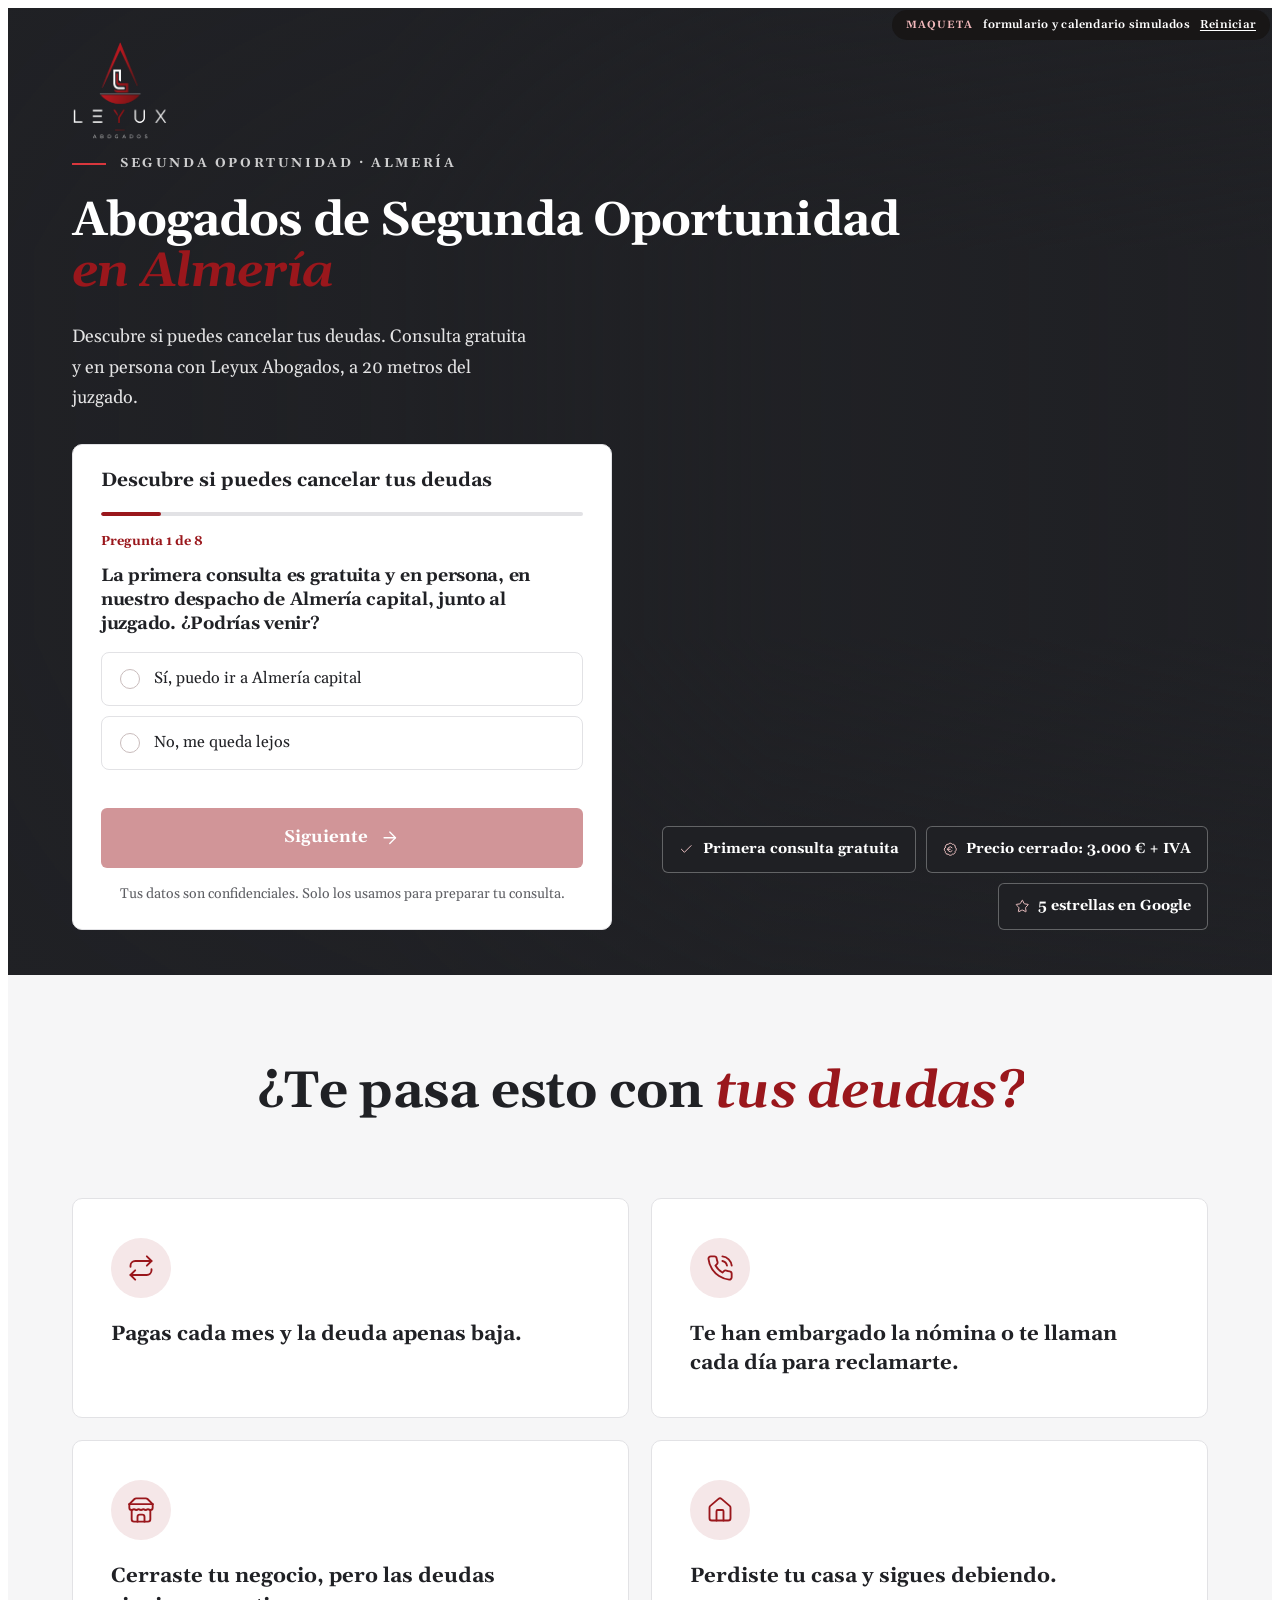
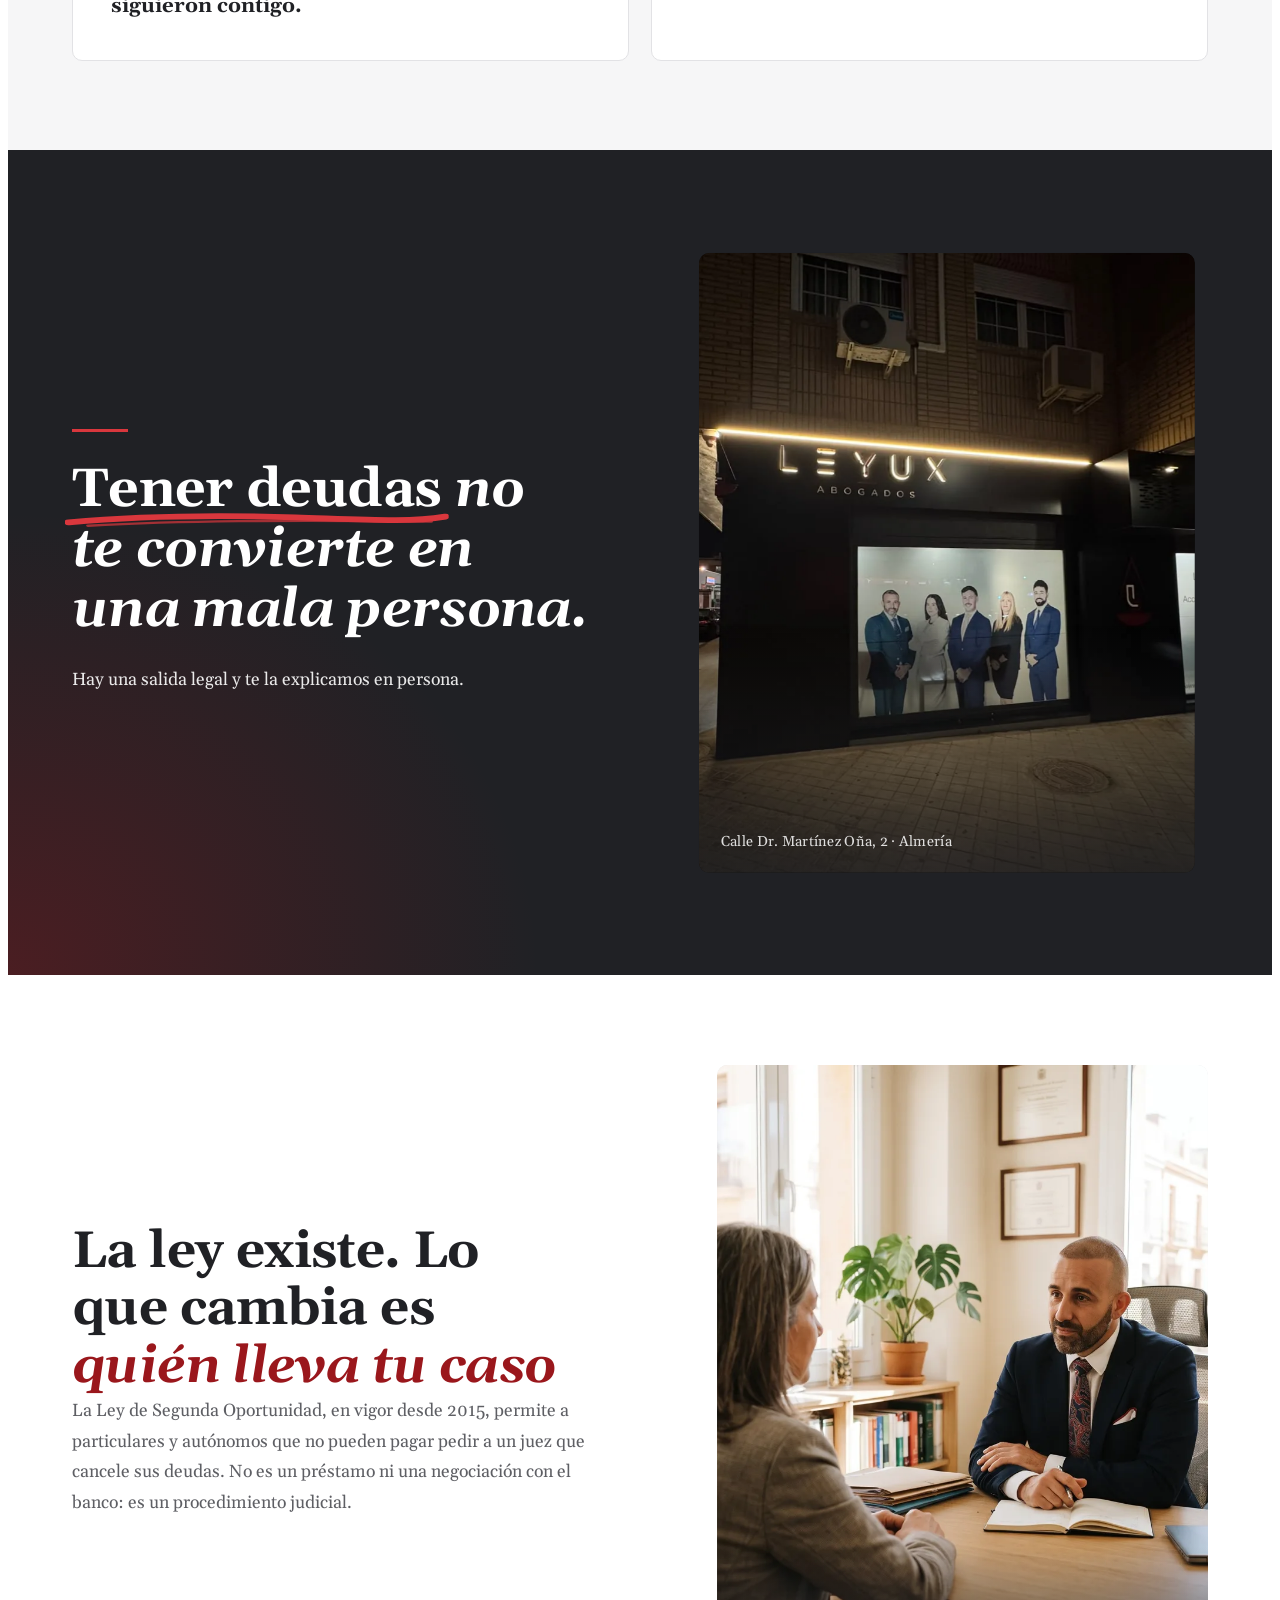
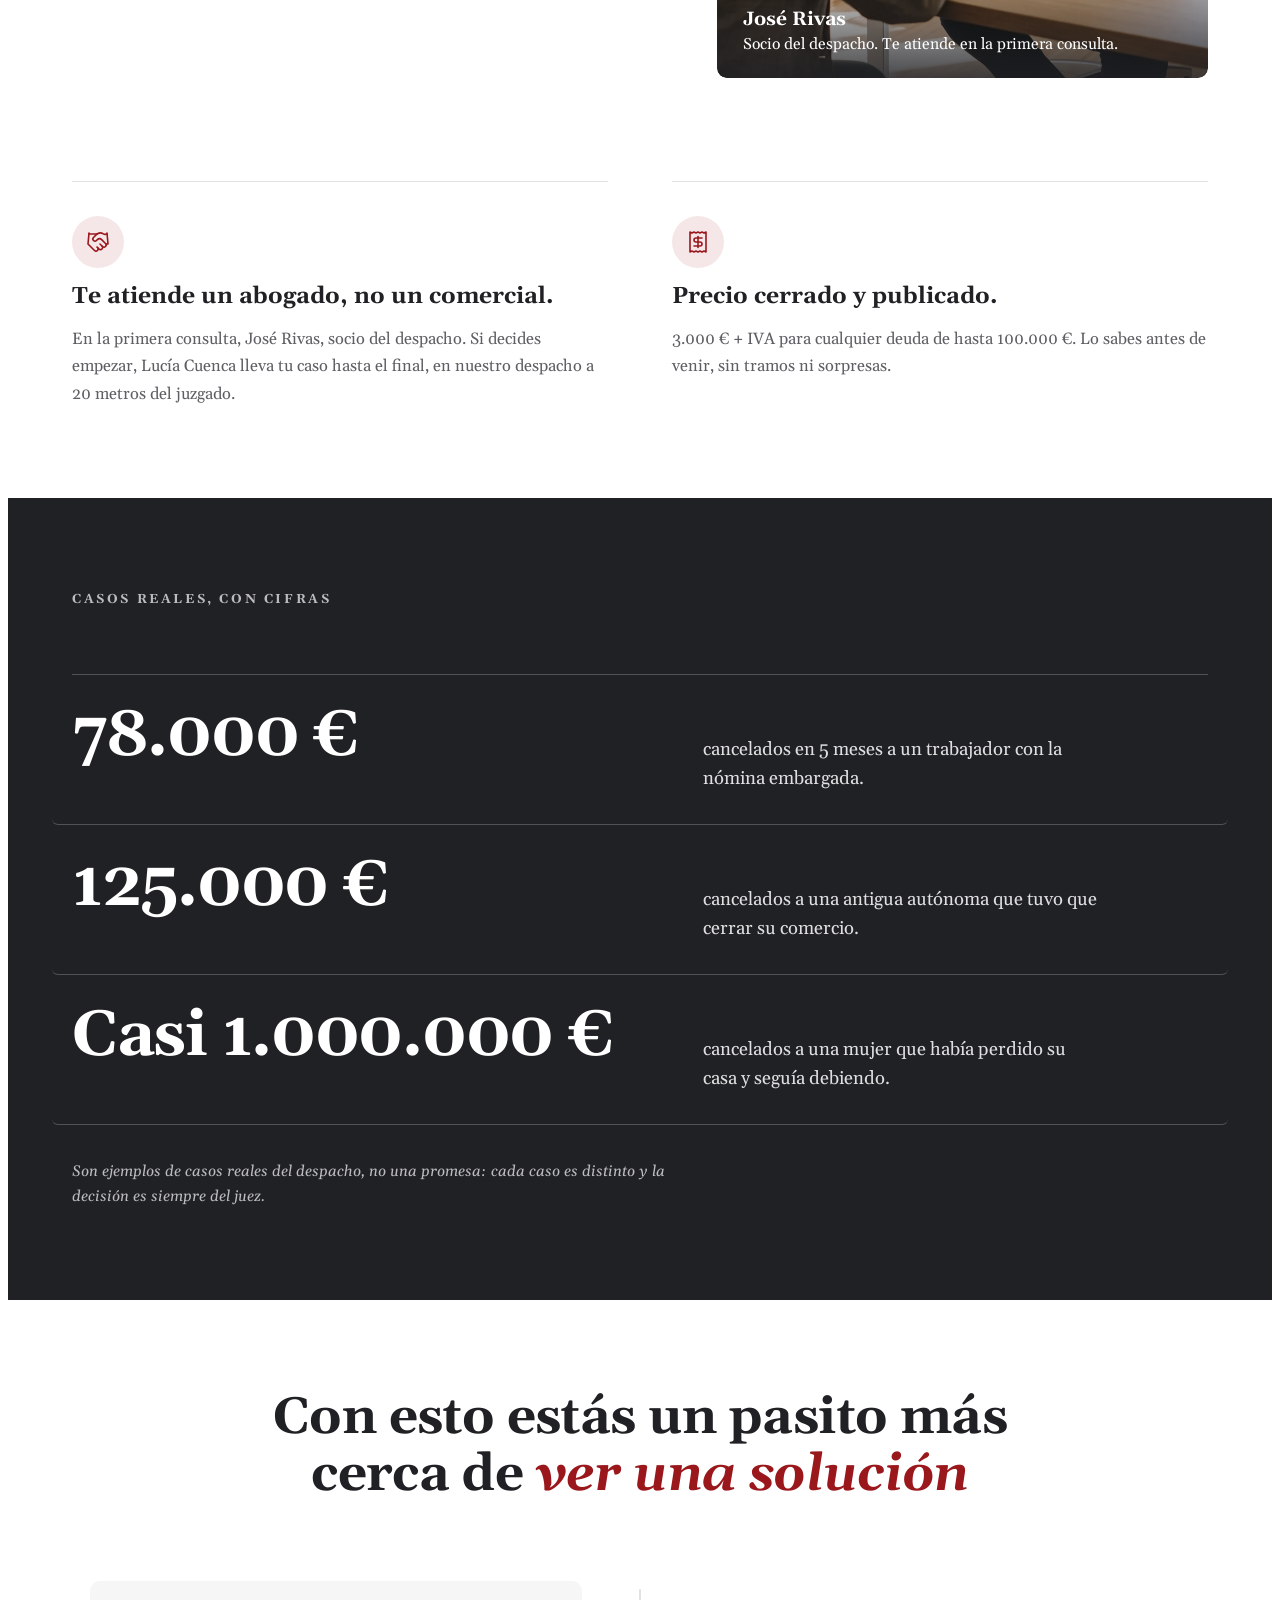
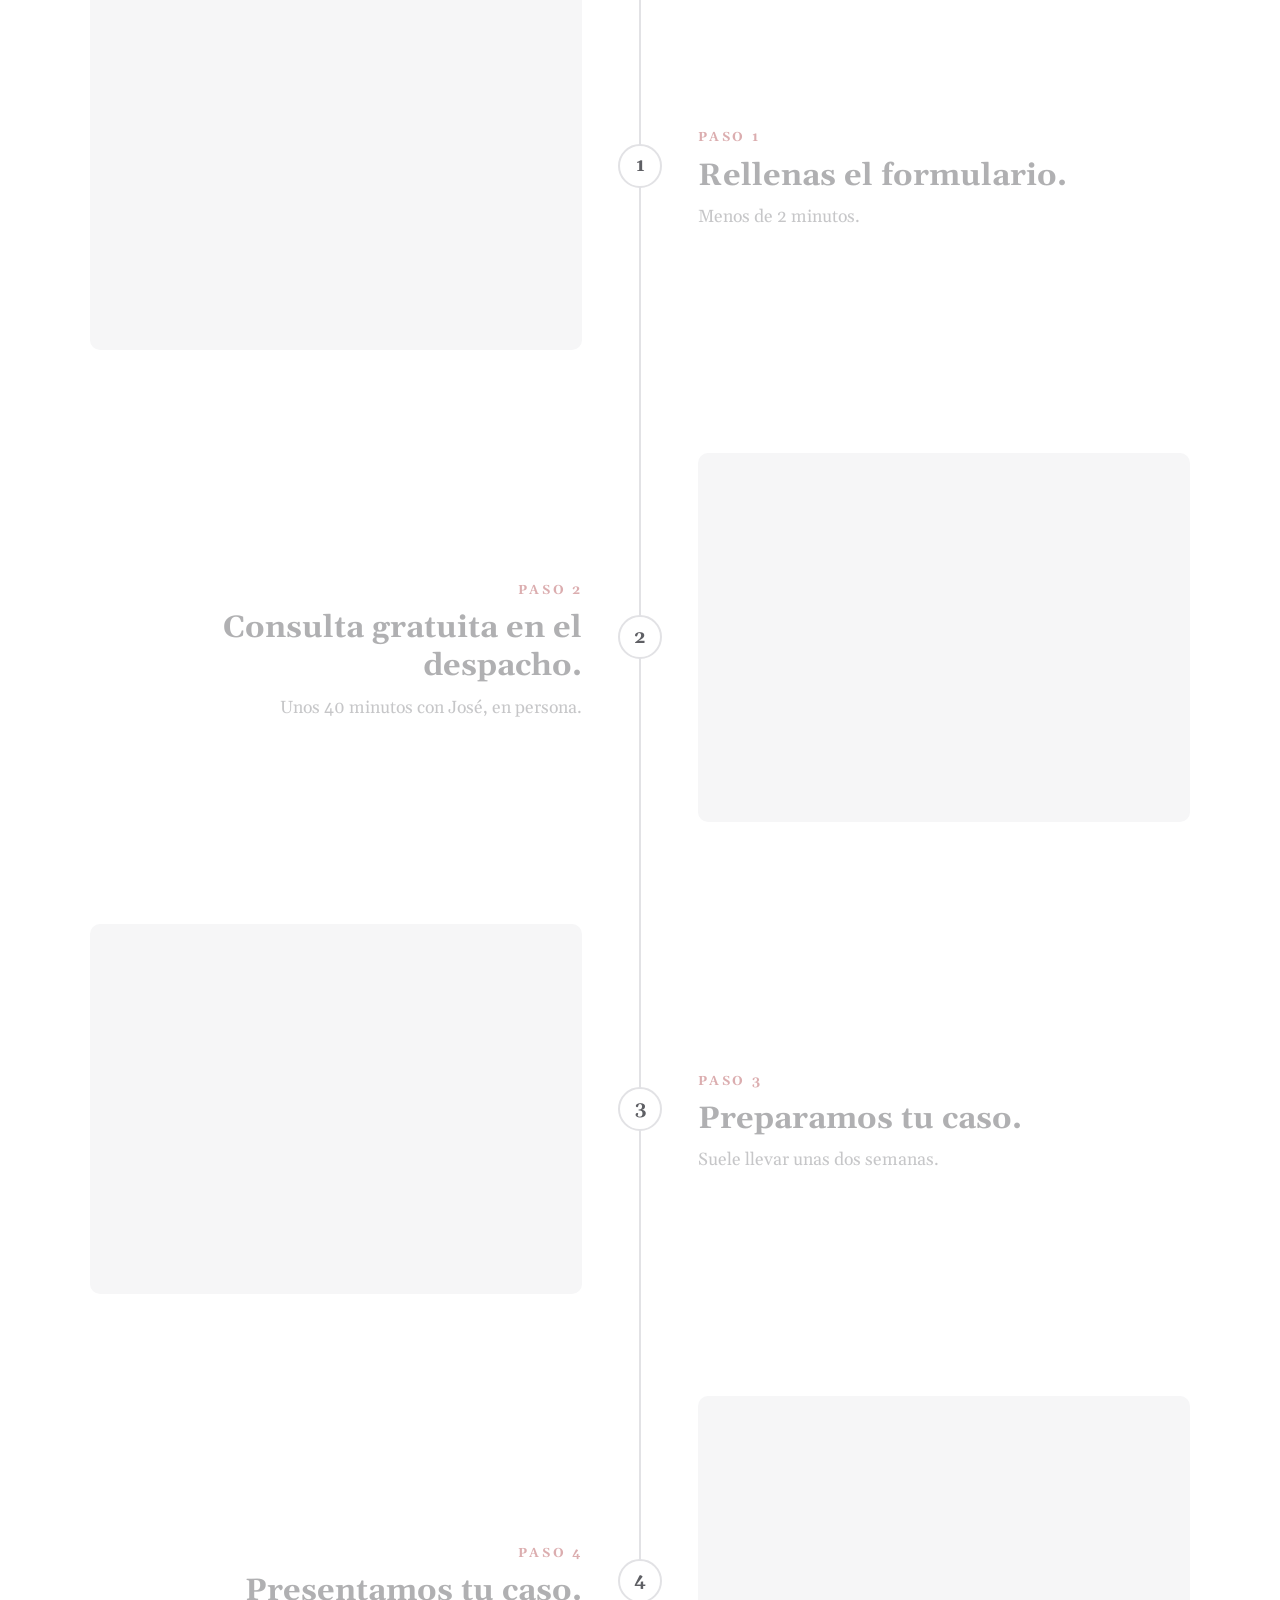
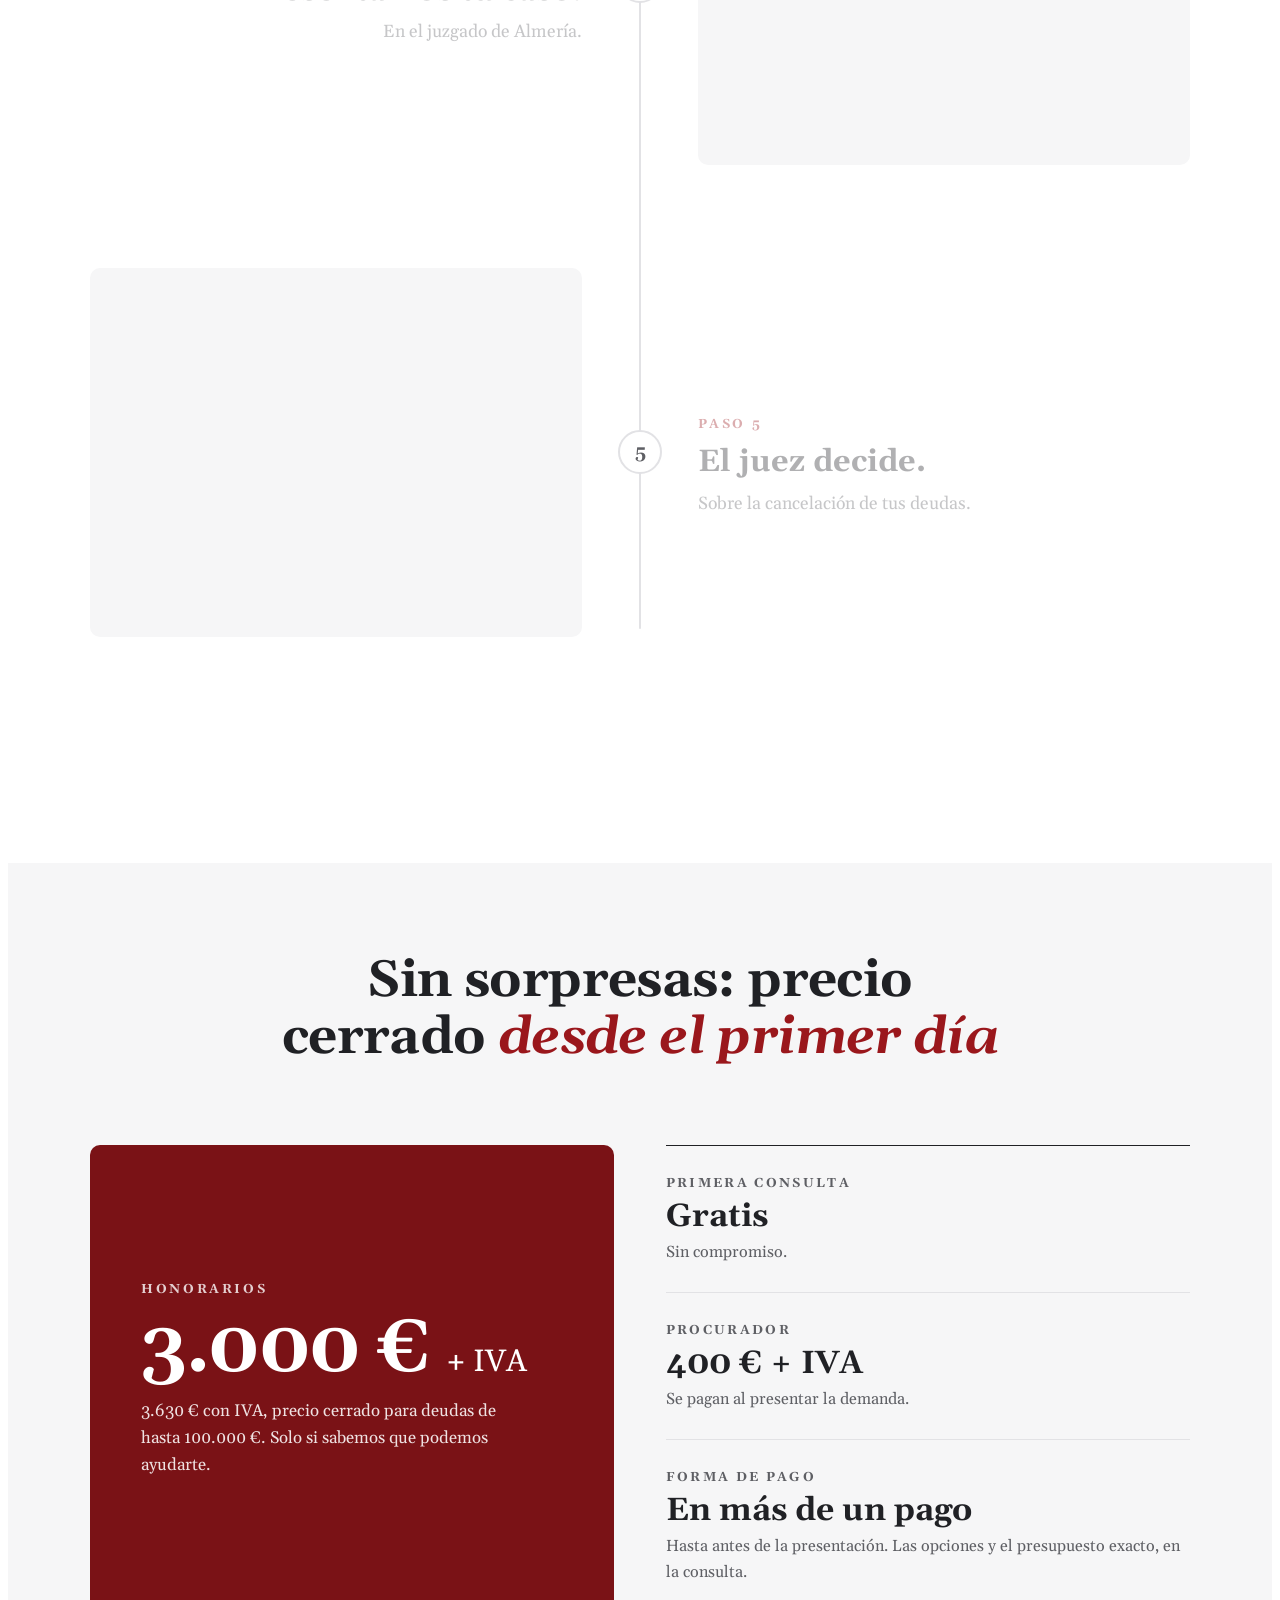
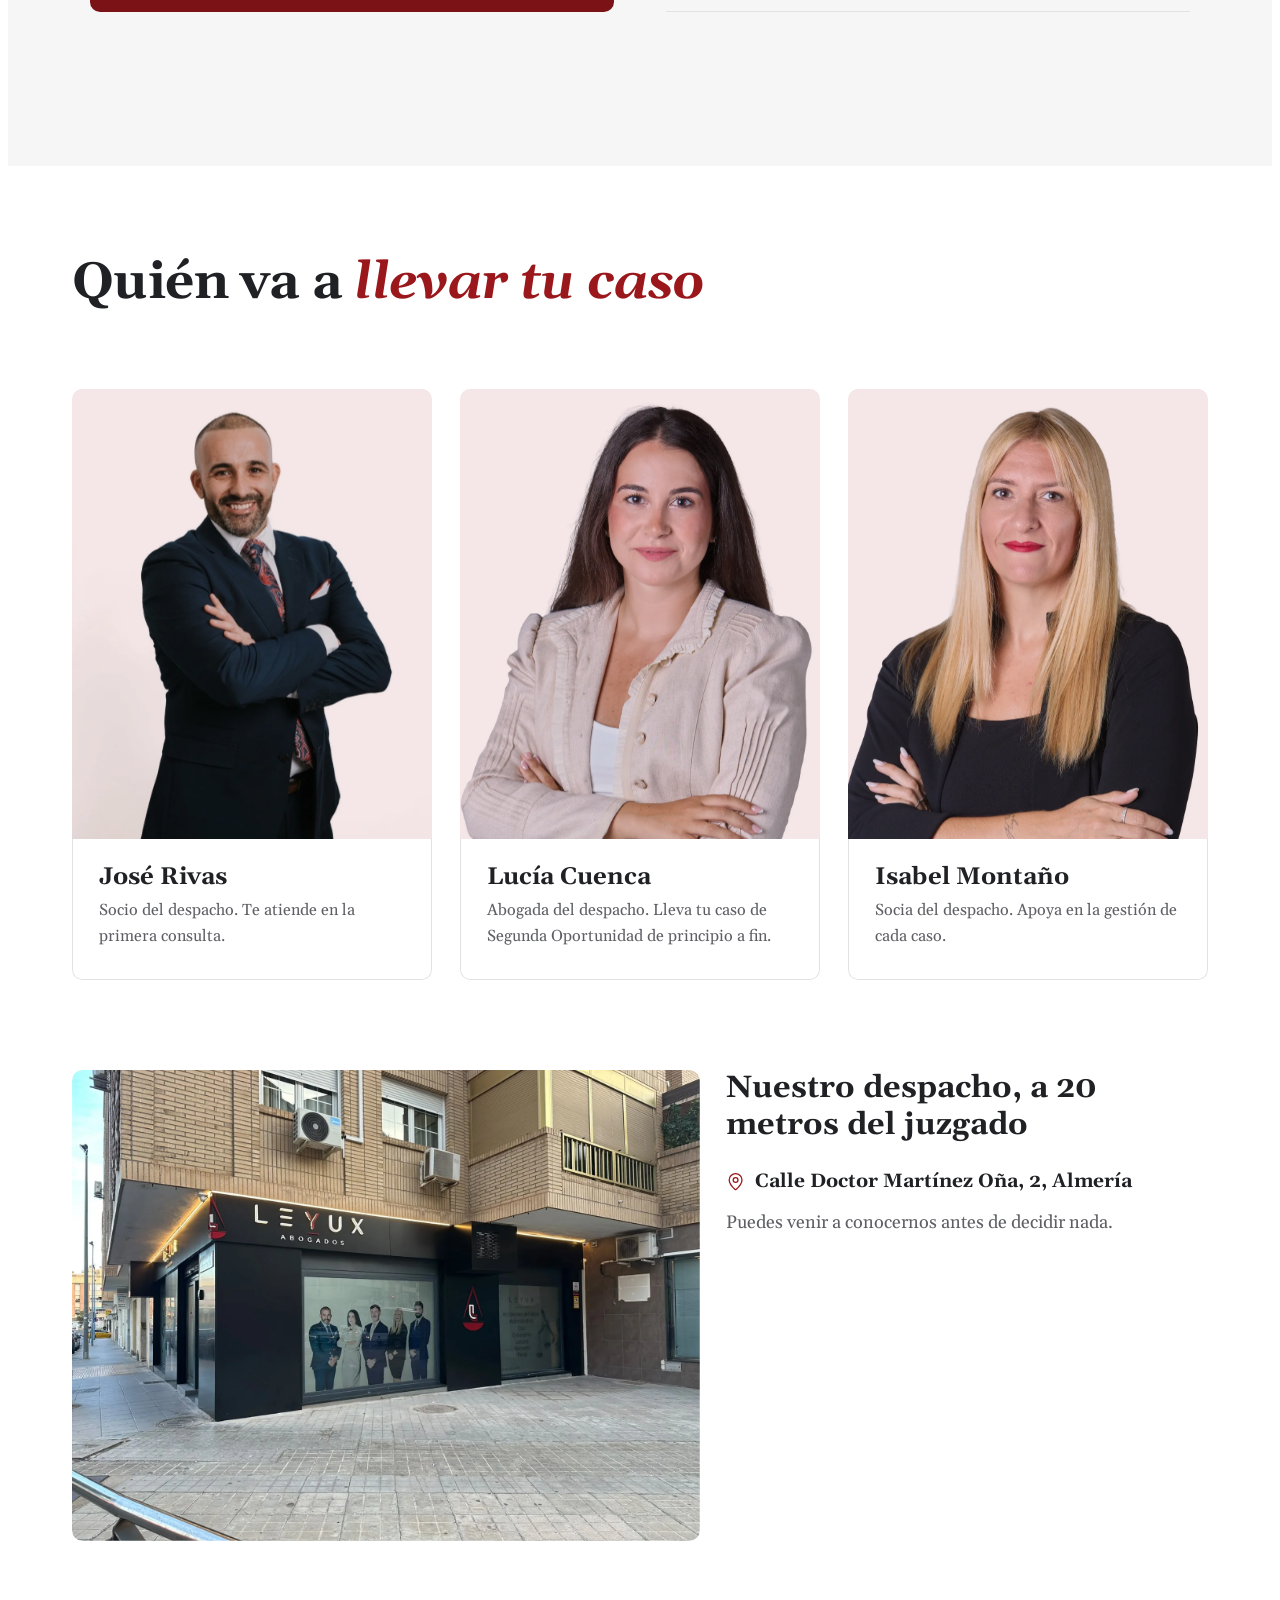
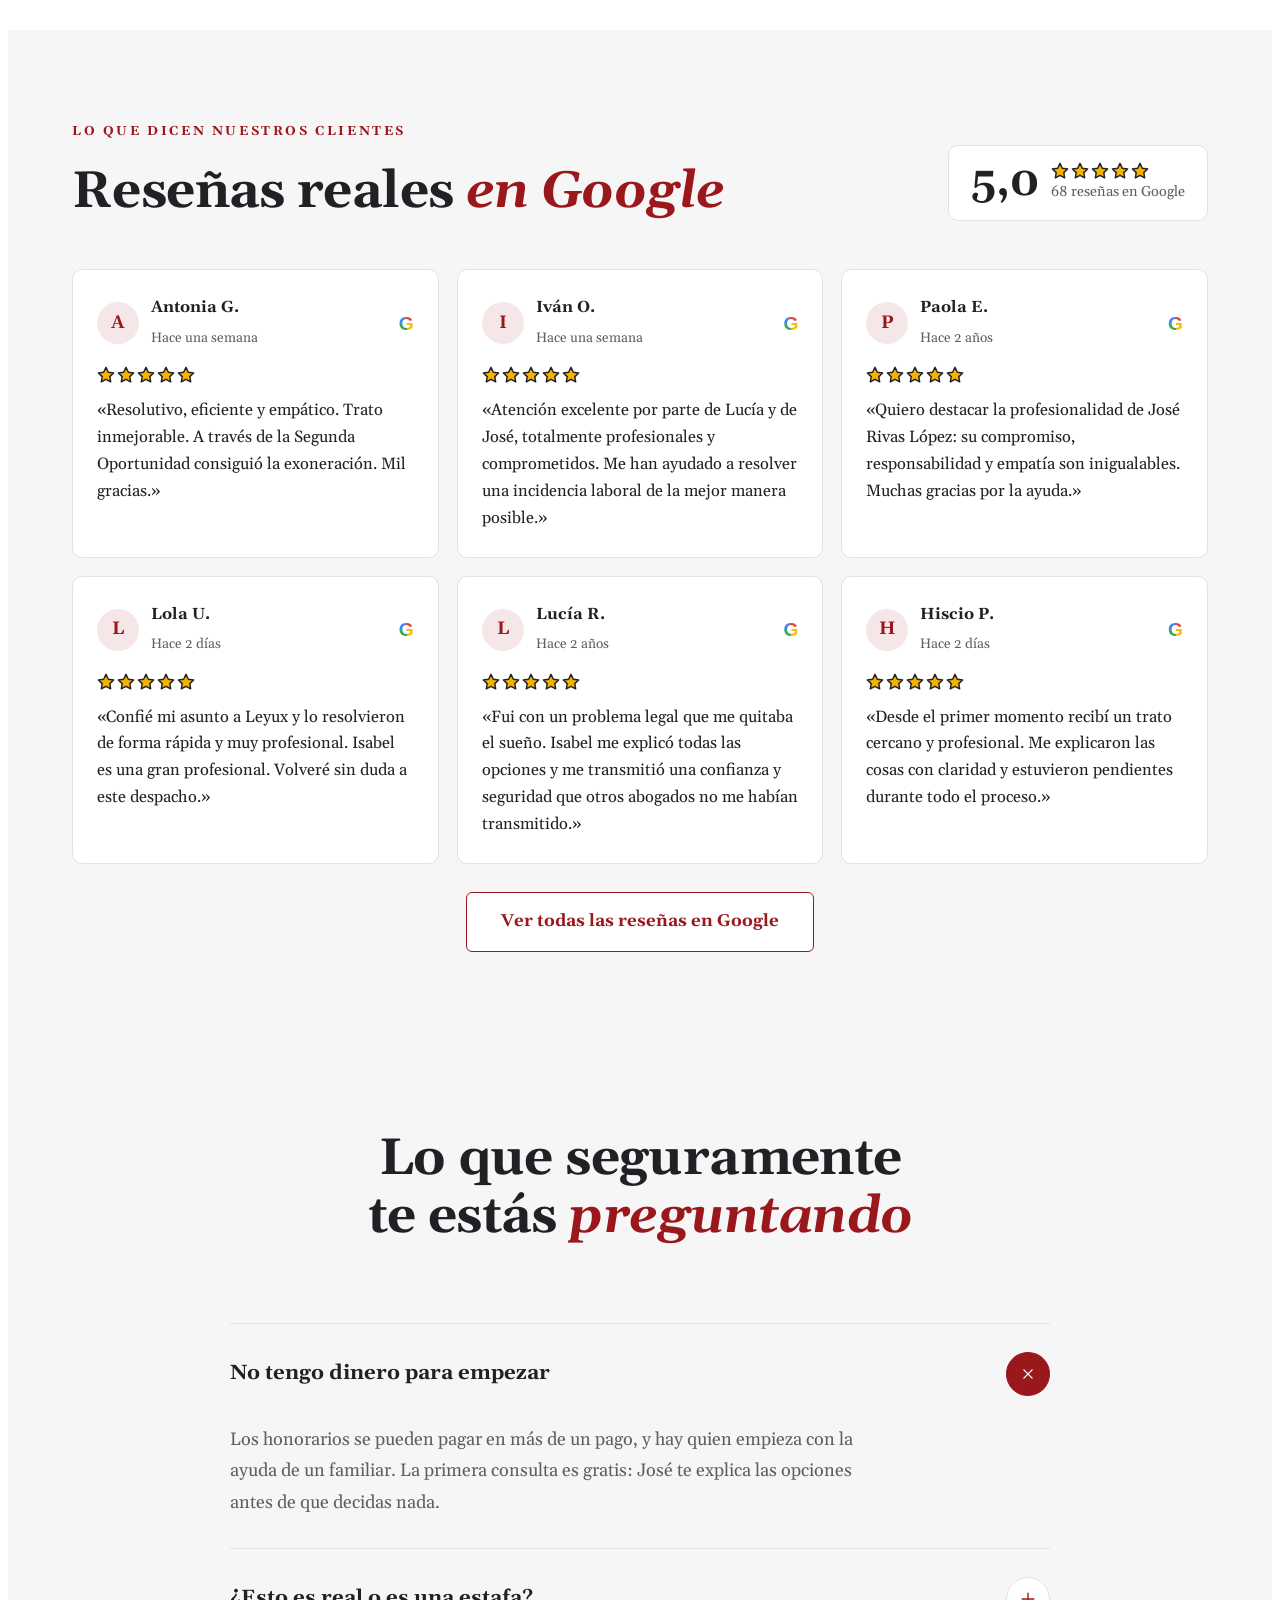
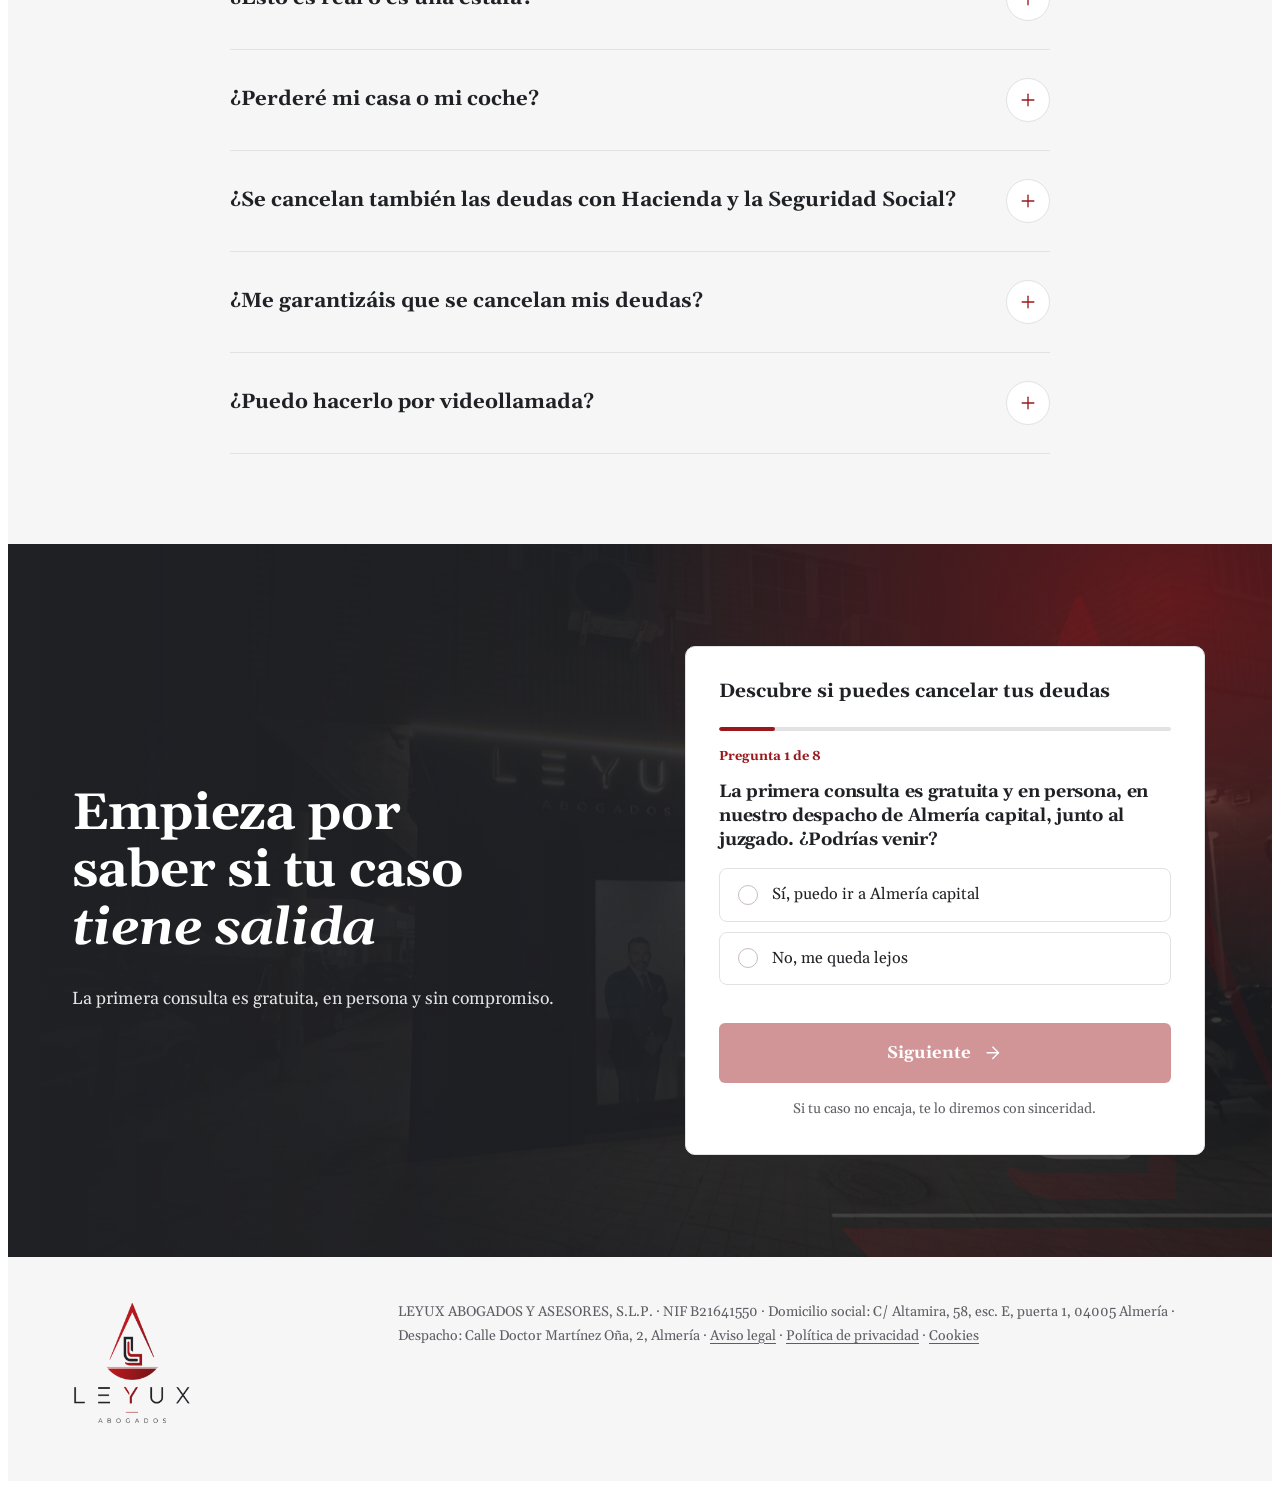
<file: index.html>
<!doctype html>
<html lang="es">
<head>
<meta charset="utf-8">
<meta name="robots" content="noindex, nofollow">
<meta name="viewport" content="width=device-width, initial-scale=1">
<title>Abogados de Segunda Oportunidad en Almería · Leyux Abogados</title>
<meta name="description" content="Descubre si puedes cancelar tus deudas. Consulta gratuita y en persona con Leyux Abogados, a 20 metros del juzgado de Almería.">
<link rel="icon" href="img/favicon-180.png">
<link rel="preconnect" href="https://fonts.googleapis.com">
<link rel="preconnect" href="https://fonts.gstatic.com" crossorigin>
<link href="https://fonts.googleapis.com/css2?family=Gelasio:ital,wght@0,400;0,700;1,400;1,700&display=swap" rel="stylesheet">
<link rel="stylesheet" href="css/styles.css?v=1795784785">
</head>
<body>
<div class="lyx" id="lyx">

<!-- ═════════ 1 · HERO ═════════ -->
<section class="hero" id="inicio">
  <div class="hero__media" aria-hidden="true">
    <div class="hero__slides">
      <img class="hero__img hero__s" src="img/puerta.webp" alt="" width="1600" height="1200" fetchpriority="high">
      <img class="hero__s" src="img/fachada-dia.webp" alt="" width="1600" height="1200">
      <img class="hero__s hero__s--team" src="img/equipo-despacho.webp" alt="" width="1600" height="1200">
    </div>
    <div class="hero__shade"></div>
  </div>
  <header class="hero__top wrap">
    <img class="logo" src="img/logo-negativo.png" alt="Leyux Abogados" width="140" height="145">
  </header>
  <div class="wrap hero__grid">
    <div class="hero__copy">
      <p class="eyebrow" data-hero>Segunda Oportunidad · Almería</p>
      <h1 data-split data-hero>Abogados de Segunda Oportunidad <em>en Almería</em></h1>
      <p class="hero__lead" data-hero>Descubre si puedes cancelar tus deudas. Consulta gratuita y en persona con Leyux Abogados, a 20 metros del juzgado.</p>
    </div>
    <ul class="chips hero__seals" data-hero>
      <li><svg viewBox="0 0 24 24" aria-hidden="true"><path d="M20 6 9 17l-5-5" /></svg>Primera consulta gratuita</li>
      <li><svg viewBox="0 0 24 24" aria-hidden="true"><path d="M3.85 8.62a4 4 0 0 1 4.78-4.77 4 4 0 0 1 6.74 0 4 4 0 0 1 4.78 4.78 4 4 0 0 1 0 6.74 4 4 0 0 1-4.77 4.78 4 4 0 0 1-6.75 0 4 4 0 0 1-4.78-4.77 4 4 0 0 1 0-6.76Z" />
  <path d="M7 12h5" />
  <path d="M15 9.4a4 4 0 1 0 0 5.2" /></svg>Precio cerrado: 3.000 € + IVA</li>
      <li><svg viewBox="0 0 24 24" aria-hidden="true"><path d="M11.525 2.295a.53.53 0 0 1 .95 0l2.31 4.679a2.123 2.123 0 0 0 1.595 1.16l5.166.756a.53.53 0 0 1 .294.904l-3.736 3.638a2.123 2.123 0 0 0-.611 1.878l.882 5.14a.53.53 0 0 1-.771.56l-4.618-2.428a2.122 2.122 0 0 0-1.973 0L6.396 21.01a.53.53 0 0 1-.77-.56l.881-5.139a2.122 2.122 0 0 0-.611-1.879L2.16 9.795a.53.53 0 0 1 .294-.906l5.165-.755a2.122 2.122 0 0 0 1.597-1.16z" /></svg>5 estrellas en Google</li>
    </ul>
    <div class="hero__form" data-hero>
      <div class="card ghl-slot" data-slot="form-hero">
        <!--GHL-SLOT form-hero-->
        <p class="card__title">Descubre si puedes cancelar tus deudas</p>
        <p class="card__sub">Menos de 2 minutos</p>
        <div class="progress" aria-hidden="true"><i></i></div>
        <div class="card__q">Pregunta 1 de 7</div>
        <div class="card__fake" aria-hidden="true">
          <span></span><span></span>
        </div>
        <a class="btn btn--solid btn--block" href="#reserva" id="cta-cita-hero">Ver si puedo cancelar mis deudas <svg viewBox="0 0 24 24" aria-hidden="true"><path d="M5 12h14" />
  <path d="m12 5 7 7-7 7" /></svg></a>
        <p class="card__note">Tus datos son confidenciales. Solo los usamos para preparar tu consulta.</p>
        <!--/GHL-SLOT-->
      </div>
    </div>
  </div>
</section>

<!-- ═════════ 2 · IDENTIFICACIÓN ═════════ -->
<section class="section section--soft" id="te-pasa">
  <div class="wrap">
    <div class="section__head section__head--center">
      <h2 data-split class="display">¿Te pasa esto con <em>tus deudas?</em></h2>
    </div>
    <ul class="pains" data-stagger>
      <li class="pain"><span class="ic"><svg viewBox="0 0 24 24" aria-hidden="true"><path d="m17 2 4 4-4 4" />
  <path d="M3 11v-1a4 4 0 0 1 4-4h14" />
  <path d="m7 22-4-4 4-4" />
  <path d="M21 13v1a4 4 0 0 1-4 4H3" /></svg></span><p>Pagas cada mes y la deuda apenas baja.</p></li>
      <li class="pain"><span class="ic"><svg viewBox="0 0 24 24" aria-hidden="true"><path d="M22 16.92v3a2 2 0 0 1-2.18 2 19.79 19.79 0 0 1-8.63-3.07 19.5 19.5 0 0 1-6-6 19.79 19.79 0 0 1-3.07-8.67A2 2 0 0 1 4.11 2h3a2 2 0 0 1 2 1.72 12.84 12.84 0 0 0 .7 2.81 2 2 0 0 1-.45 2.11L8.09 9.91a16 16 0 0 0 6 6l1.27-1.27a2 2 0 0 1 2.11-.45 12.84 12.84 0 0 0 2.81.7A2 2 0 0 1 22 16.92z" />
  <path d="M14.05 2a9 9 0 0 1 8 7.94" />
  <path d="M14.05 6A5 5 0 0 1 18 10" /></svg></span><p>Te han embargado la nómina o te llaman cada día para reclamarte.</p></li>
      <li class="pain"><span class="ic"><svg viewBox="0 0 24 24" aria-hidden="true"><path d="m2 7 4.41-4.41A2 2 0 0 1 7.83 2h8.34a2 2 0 0 1 1.42.59L22 7" />
  <path d="M4 12v8a2 2 0 0 0 2 2h12a2 2 0 0 0 2-2v-8" />
  <path d="M15 22v-4a2 2 0 0 0-2-2h-2a2 2 0 0 0-2 2v4" />
  <path d="M2 7h20" />
  <path d="M22 7v3a2 2 0 0 1-2 2a2.7 2.7 0 0 1-1.59-.63.7.7 0 0 0-.82 0A2.7 2.7 0 0 1 16 12a2.7 2.7 0 0 1-1.59-.63.7.7 0 0 0-.82 0A2.7 2.7 0 0 1 12 12a2.7 2.7 0 0 1-1.59-.63.7.7 0 0 0-.82 0A2.7 2.7 0 0 1 8 12a2.7 2.7 0 0 1-1.59-.63.7.7 0 0 0-.82 0A2.7 2.7 0 0 1 4 12a2 2 0 0 1-2-2V7" /></svg></span><p>Cerraste tu negocio, pero las deudas siguieron contigo.</p></li>
      <li class="pain"><span class="ic"><svg viewBox="0 0 24 24" aria-hidden="true"><path d="M15 21v-8a1 1 0 0 0-1-1h-4a1 1 0 0 0-1 1v8" />
  <path d="M3 10a2 2 0 0 1 .709-1.528l7-5.999a2 2 0 0 1 2.582 0l7 5.999A2 2 0 0 1 21 10v9a2 2 0 0 1-2 2H5a2 2 0 0 1-2-2z" /></svg></span><p>Perdiste tu casa y sigues debiendo.</p></li>
    </ul>
  </div>
</section>

<!-- Cierre emocional a sangre -->
<section class="bleed bleed--split" id="mala-persona">
  <div class="wrap bleed__in">
    <div class="bleed__txt">
      <span class="bleed__rule" aria-hidden="true"></span>
      <p class="bleed__big" data-split><span class="trazo">Tener deudas</span> <em>no te convierte en una mala persona.</em></p>
      <p class="bleed__small reveal">Hay una salida legal y te la explicamos en persona.</p>
    </div>
    <figure class="bleed__fig" data-reveal-img>
      <img src="img/fachada-noche.webp" alt="Fachada del despacho de Leyux Abogados en Almería, de noche" loading="lazy" data-parallax>
      <figcaption>Calle Dr. Martínez Oña, 2 · Almería</figcaption>
    </figure>
  </div>
</section>

<!-- ═════════ 3 · LA SOLUCIÓN ═════════ -->
<section class="section" id="solucion">
  <div class="wrap split">
    <div class="split__text">
      <h2 data-split class="display">La ley existe. Lo que cambia es <em>quién lleva tu caso</em></h2>
      <p class="lead reveal">La Ley de Segunda Oportunidad, en vigor desde 2015, permite a particulares y autónomos que no pueden pagar pedir a un juez que cancele sus deudas. No es un préstamo ni una negociación con el banco: es un procedimiento judicial.</p>
    </div>
    <figure class="split__fig" data-reveal-img>
      <img src="img/consulta.webp" alt="José Rivas escucha a un cliente en la consulta" loading="lazy">
      <figcaption><b>José Rivas</b>Socio del despacho. Te atiende en la primera consulta.</figcaption>
    </figure>
  </div>
  <div class="wrap">
    <ul class="reasons" data-stagger>
      <li><span class="ic"><svg viewBox="0 0 24 24" aria-hidden="true"><path d="m11 17 2 2a1 1 0 1 0 3-3" />
  <path d="m14 14 2.5 2.5a1 1 0 1 0 3-3l-3.88-3.88a3 3 0 0 0-4.24 0l-.88.88a1 1 0 1 1-3-3l2.81-2.81a5.79 5.79 0 0 1 7.06-.87l.47.28a2 2 0 0 0 1.42.25L21 4" />
  <path d="m21 3 1 11h-2" />
  <path d="M3 3 2 14l6.5 6.5a1 1 0 1 0 3-3" />
  <path d="M3 4h8" /></svg></span><h4>Te atiende un abogado, no un comercial.</h4><p>En la primera consulta, José Rivas, socio del despacho. Si decides empezar, Lucía Cuenca lleva tu caso hasta el final, en nuestro despacho a 20 metros del juzgado.</p></li>
      <li><span class="ic"><svg viewBox="0 0 24 24" aria-hidden="true"><path d="M4 2v20l2-1 2 1 2-1 2 1 2-1 2 1 2-1 2 1V2l-2 1-2-1-2 1-2-1-2 1-2-1-2 1Z" />
  <path d="M16 8h-6a2 2 0 1 0 0 4h4a2 2 0 1 1 0 4H8" />
  <path d="M12 17.5v-11" /></svg></span><h4>Precio cerrado y publicado.</h4><p>3.000 € + IVA para cualquier deuda de hasta 100.000 €. Lo sabes antes de venir, sin tramos ni sorpresas.</p></li>
    </ul>
  </div>
</section>

<section class="cases" id="casos">
  <div class="wrap">
    <p class="eyebrow">Casos reales, con cifras</p>
    <div class="cases__grid" data-stagger>
      <div><p class="cases__n">78.000&nbsp;€</p><p class="cases__t">cancelados en 5 meses a un trabajador con la nómina embargada.</p></div>
      <div><p class="cases__n">125.000&nbsp;€</p><p class="cases__t">cancelados a una antigua autónoma que tuvo que cerrar su comercio.</p></div>
      <div><p class="cases__n">Casi 1.000.000&nbsp;€</p><p class="cases__t">cancelados a una mujer que había perdido su casa y seguía debiendo.</p></div>
    </div>
    <p class="cases__note reveal">Son ejemplos de casos reales del despacho, no una promesa: cada caso es distinto y la decisión es siempre del juez.</p>
  </div>
</section>

<!-- ═════════ 4 · PROCESO ═════════ -->
<section class="section" id="proceso">
  <div class="wrap">
    <div class="section__head section__head--center">
      <h2 data-split class="display">Con esto estás un pasito más cerca de <em>ver una solución</em></h2>
    </div>
    <ol class="tl" data-tl>
      <span class="tl__line" aria-hidden="true"><i class="tl__fill"></i></span>
      <li class="tl__i"><span class="tl__dot">1</span><figure class="tl__fig"><img src="img/paso1.webp" alt="Una mujer rellena el formulario en su portátil, en casa" width="1100" height="821" loading="lazy"></figure><div class="tl__txt"><p class="tl__k">Paso 1</p><h4>Rellenas el formulario.</h4><p>Menos de 2 minutos.</p></div></li>
      <li class="tl__i"><span class="tl__dot">2</span><figure class="tl__fig"><img src="img/paso2.webp" alt="José escucha a un cliente en el despacho" width="1100" height="821" loading="lazy"></figure><div class="tl__txt"><p class="tl__k">Paso 2</p><h4>Consulta gratuita en el despacho.</h4><p>Unos 40 minutos con José, en persona.</p></div></li>
      <li class="tl__i"><span class="tl__dot">3</span><figure class="tl__fig"><img src="img/paso3.webp" alt="Lucía prepara la documentación del caso" width="1100" height="821" loading="lazy"></figure><div class="tl__txt"><p class="tl__k">Paso 3</p><h4>Preparamos tu caso.</h4><p>Suele llevar unas dos semanas.</p></div></li>
      <li class="tl__i"><span class="tl__dot">4</span><figure class="tl__fig"><img src="img/paso4.webp" alt="Fachada del juzgado de Almería" width="1100" height="821" loading="lazy"></figure><div class="tl__txt"><p class="tl__k">Paso 4</p><h4>Presentamos tu caso.</h4><p>En el juzgado de Almería.</p></div></li>
      <li class="tl__i"><span class="tl__dot">5</span><figure class="tl__fig"><img src="img/paso5.webp" alt="Un hombre sale a la calle, aliviado" width="1100" height="821" loading="lazy"></figure><div class="tl__txt"><p class="tl__k">Paso 5</p><h4>El juez decide.</h4><p>Sobre la cancelación de tus deudas.</p></div></li>
    </ol>
    <p class="center reveal"><a class="btn btn--solid" href="#reserva" id="cta-cita">Ver si puedo cancelar mis deudas <svg viewBox="0 0 24 24" aria-hidden="true"><path d="M5 12h14" />
  <path d="m12 5 7 7-7 7" /></svg></a></p>
  </div>
</section>

<!-- ═════════ 5 · PRECIO ═════════ -->
<section class="section section--soft" id="precio">
  <div class="wrap">
    <div class="section__head section__head--center">
      <h2 data-split class="display">Sin sorpresas: precio cerrado <em>desde el primer día</em></h2>
    </div>
    <dl class="price" data-stagger>
      <div class="price__main"><dt>Honorarios</dt><dd class="v">3.000&nbsp;€ <small>+ IVA</small></dd><dd class="cap">3.630 € con IVA, precio cerrado para deudas de hasta 100.000 €. Solo si sabemos que podemos ayudarte.</dd></div>
      <div class="price__list">
        <div><dt>Primera consulta</dt><dd class="v">Gratis</dd><dd class="cap">Sin compromiso.</dd></div>
        <div><dt>Procurador</dt><dd class="v">400&nbsp;€ + IVA</dd><dd class="cap">Se pagan al presentar la demanda.</dd></div>
        <div><dt>Forma de pago</dt><dd class="v">En más de un pago</dd><dd class="cap">Hasta antes de la presentación. Las opciones y el presupuesto exacto, en la consulta.</dd></div>
      </div>
    </dl>
    <p class="price__note reveal">Si debes más de 100.000 €, te damos un presupuesto propio en la consulta.</p>
  </div>
</section>

<!-- ═════════ 6 · EQUIPO Y DESPACHO ═════════ -->
<section class="section" id="equipo">
  <div class="wrap">
    <div class="section__head">
      <h2 data-split class="display">Quién va a <em>llevar tu caso</em></h2>
    </div>
    <div class="team" data-stagger>
      <article class="person"><div class="person__ph"><img src="img/jose.webp" alt="José Rivas" loading="lazy"></div><div class="person__txt"><h3>José Rivas</h3><p>Socio del despacho. Te atiende en la primera consulta.</p></div></article>
      <article class="person"><div class="person__ph"><img src="img/lucia.webp" alt="Lucía Cuenca" loading="lazy"></div><div class="person__txt"><h3>Lucía Cuenca</h3><p>Abogada del despacho. Lleva tu caso de Segunda Oportunidad de principio a fin.</p></div></article>
      <article class="person"><div class="person__ph"><img src="img/isabel.webp" alt="Isabel Montaño" loading="lazy"></div><div class="person__txt"><h3>Isabel Montaño</h3><p>Socia del despacho. Apoya en la gestión de cada caso.</p></div></article>
    </div>
    <div class="office">
      <figure class="office__fig" data-reveal-img><img src="img/fachada-dia.webp" alt="Fachada del despacho de Leyux Abogados en Almería" loading="lazy"></figure>
      <div class="office__body reveal">
        <h3>Nuestro despacho, a 20 metros del juzgado</h3>
        <div class="office__where">
          <a href="https://maps.app.goo.gl/YfhagnHRoNCin99C9" target="_blank" rel="noopener"><svg viewBox="0 0 24 24" aria-hidden="true"><path d="M20 10c0 4.993-5.539 10.193-7.399 11.799a1 1 0 0 1-1.202 0C9.539 20.193 4 14.993 4 10a8 8 0 0 1 16 0" />
  <circle cx="12" cy="10" r="3" /></svg>Calle Doctor Martínez Oña, 2, Almería</a>
          <p>Puedes venir a conocernos antes de decidir nada.</p>
        </div>
        <iframe title="Mapa del despacho de Leyux Abogados" src="https://maps.google.com/maps?q=Calle%20Doctor%20Mart%C3%ADnez%20O%C3%B1a%202%2C%20Almer%C3%ADa&output=embed" loading="lazy" allowfullscreen></iframe>
      </div>
    </div>
  </div>
</section>

<!-- 7 · Reseñas: no se publica hasta tener las reseñas reales de Google -->

<!-- ═════════ 7 · RESEÑAS DE GOOGLE ═════════ -->
<!-- Reseñas reales de la ficha de Google (5,0 · 68 reseñas, 26-11-2026). En GHL se puede sustituir por el widget de reseñas conectado. -->
<section class="section rv" id="resenas">
  <div class="wrap">
    <div class="rv__head">
      <div>
        <p class="eyebrow">Lo que dicen nuestros clientes</p>
        <h2 data-split class="display">Reseñas reales <em>en Google</em></h2>
      </div>
      <a class="rv__score" href="https://www.google.com/maps/place/?q=place_id:ChIJky3GoLOdeg0RcsI4-6xEfxs" target="_blank" rel="noopener">
        <span class="rv__num">5,0</span><span class="rv__stars" aria-label="5 de 5 estrellas"><svg viewBox="0 0 20 20" aria-hidden="true"><path d="M10 1.5l2.6 5.4 5.9.8-4.3 4.1 1 5.8L10 14.8l-5.2 2.8 1-5.8L1.5 7.7l5.9-.8z"/></svg><svg viewBox="0 0 20 20" aria-hidden="true"><path d="M10 1.5l2.6 5.4 5.9.8-4.3 4.1 1 5.8L10 14.8l-5.2 2.8 1-5.8L1.5 7.7l5.9-.8z"/></svg><svg viewBox="0 0 20 20" aria-hidden="true"><path d="M10 1.5l2.6 5.4 5.9.8-4.3 4.1 1 5.8L10 14.8l-5.2 2.8 1-5.8L1.5 7.7l5.9-.8z"/></svg><svg viewBox="0 0 20 20" aria-hidden="true"><path d="M10 1.5l2.6 5.4 5.9.8-4.3 4.1 1 5.8L10 14.8l-5.2 2.8 1-5.8L1.5 7.7l5.9-.8z"/></svg><svg viewBox="0 0 20 20" aria-hidden="true"><path d="M10 1.5l2.6 5.4 5.9.8-4.3 4.1 1 5.8L10 14.8l-5.2 2.8 1-5.8L1.5 7.7l5.9-.8z"/></svg></span><span class="rv__count">68 reseñas en Google</span>
      </a>
    </div>
    <div class="rv__grid" data-stagger>
      <figure class="rv__card"><div class="rv__top"><span class="rv__av">A</span><div><b>Antonia G.</b><small>Hace una semana</small></div><span class="rv__g" aria-hidden="true">G</span></div><span class="rv__stars" aria-label="5 de 5 estrellas"><svg viewBox="0 0 20 20" aria-hidden="true"><path d="M10 1.5l2.6 5.4 5.9.8-4.3 4.1 1 5.8L10 14.8l-5.2 2.8 1-5.8L1.5 7.7l5.9-.8z"/></svg><svg viewBox="0 0 20 20" aria-hidden="true"><path d="M10 1.5l2.6 5.4 5.9.8-4.3 4.1 1 5.8L10 14.8l-5.2 2.8 1-5.8L1.5 7.7l5.9-.8z"/></svg><svg viewBox="0 0 20 20" aria-hidden="true"><path d="M10 1.5l2.6 5.4 5.9.8-4.3 4.1 1 5.8L10 14.8l-5.2 2.8 1-5.8L1.5 7.7l5.9-.8z"/></svg><svg viewBox="0 0 20 20" aria-hidden="true"><path d="M10 1.5l2.6 5.4 5.9.8-4.3 4.1 1 5.8L10 14.8l-5.2 2.8 1-5.8L1.5 7.7l5.9-.8z"/></svg><svg viewBox="0 0 20 20" aria-hidden="true"><path d="M10 1.5l2.6 5.4 5.9.8-4.3 4.1 1 5.8L10 14.8l-5.2 2.8 1-5.8L1.5 7.7l5.9-.8z"/></svg></span><blockquote>«Resolutivo, eficiente y empático. Trato inmejorable. A través de la Segunda Oportunidad consiguió la exoneración. Mil gracias.»</blockquote></figure>
      <figure class="rv__card"><div class="rv__top"><span class="rv__av">I</span><div><b>Iván O.</b><small>Hace una semana</small></div><span class="rv__g" aria-hidden="true">G</span></div><span class="rv__stars" aria-label="5 de 5 estrellas"><svg viewBox="0 0 20 20" aria-hidden="true"><path d="M10 1.5l2.6 5.4 5.9.8-4.3 4.1 1 5.8L10 14.8l-5.2 2.8 1-5.8L1.5 7.7l5.9-.8z"/></svg><svg viewBox="0 0 20 20" aria-hidden="true"><path d="M10 1.5l2.6 5.4 5.9.8-4.3 4.1 1 5.8L10 14.8l-5.2 2.8 1-5.8L1.5 7.7l5.9-.8z"/></svg><svg viewBox="0 0 20 20" aria-hidden="true"><path d="M10 1.5l2.6 5.4 5.9.8-4.3 4.1 1 5.8L10 14.8l-5.2 2.8 1-5.8L1.5 7.7l5.9-.8z"/></svg><svg viewBox="0 0 20 20" aria-hidden="true"><path d="M10 1.5l2.6 5.4 5.9.8-4.3 4.1 1 5.8L10 14.8l-5.2 2.8 1-5.8L1.5 7.7l5.9-.8z"/></svg><svg viewBox="0 0 20 20" aria-hidden="true"><path d="M10 1.5l2.6 5.4 5.9.8-4.3 4.1 1 5.8L10 14.8l-5.2 2.8 1-5.8L1.5 7.7l5.9-.8z"/></svg></span><blockquote>«Atención excelente por parte de Lucía y de José, totalmente profesionales y comprometidos. Me han ayudado a resolver una incidencia laboral de la mejor manera posible.»</blockquote></figure>
      <figure class="rv__card"><div class="rv__top"><span class="rv__av">P</span><div><b>Paola E.</b><small>Hace 2 años</small></div><span class="rv__g" aria-hidden="true">G</span></div><span class="rv__stars" aria-label="5 de 5 estrellas"><svg viewBox="0 0 20 20" aria-hidden="true"><path d="M10 1.5l2.6 5.4 5.9.8-4.3 4.1 1 5.8L10 14.8l-5.2 2.8 1-5.8L1.5 7.7l5.9-.8z"/></svg><svg viewBox="0 0 20 20" aria-hidden="true"><path d="M10 1.5l2.6 5.4 5.9.8-4.3 4.1 1 5.8L10 14.8l-5.2 2.8 1-5.8L1.5 7.7l5.9-.8z"/></svg><svg viewBox="0 0 20 20" aria-hidden="true"><path d="M10 1.5l2.6 5.4 5.9.8-4.3 4.1 1 5.8L10 14.8l-5.2 2.8 1-5.8L1.5 7.7l5.9-.8z"/></svg><svg viewBox="0 0 20 20" aria-hidden="true"><path d="M10 1.5l2.6 5.4 5.9.8-4.3 4.1 1 5.8L10 14.8l-5.2 2.8 1-5.8L1.5 7.7l5.9-.8z"/></svg><svg viewBox="0 0 20 20" aria-hidden="true"><path d="M10 1.5l2.6 5.4 5.9.8-4.3 4.1 1 5.8L10 14.8l-5.2 2.8 1-5.8L1.5 7.7l5.9-.8z"/></svg></span><blockquote>«Quiero destacar la profesionalidad de José Rivas López: su compromiso, responsabilidad y empatía son inigualables. Muchas gracias por la ayuda.»</blockquote></figure>
      <figure class="rv__card"><div class="rv__top"><span class="rv__av">L</span><div><b>Lola U.</b><small>Hace 2 días</small></div><span class="rv__g" aria-hidden="true">G</span></div><span class="rv__stars" aria-label="5 de 5 estrellas"><svg viewBox="0 0 20 20" aria-hidden="true"><path d="M10 1.5l2.6 5.4 5.9.8-4.3 4.1 1 5.8L10 14.8l-5.2 2.8 1-5.8L1.5 7.7l5.9-.8z"/></svg><svg viewBox="0 0 20 20" aria-hidden="true"><path d="M10 1.5l2.6 5.4 5.9.8-4.3 4.1 1 5.8L10 14.8l-5.2 2.8 1-5.8L1.5 7.7l5.9-.8z"/></svg><svg viewBox="0 0 20 20" aria-hidden="true"><path d="M10 1.5l2.6 5.4 5.9.8-4.3 4.1 1 5.8L10 14.8l-5.2 2.8 1-5.8L1.5 7.7l5.9-.8z"/></svg><svg viewBox="0 0 20 20" aria-hidden="true"><path d="M10 1.5l2.6 5.4 5.9.8-4.3 4.1 1 5.8L10 14.8l-5.2 2.8 1-5.8L1.5 7.7l5.9-.8z"/></svg><svg viewBox="0 0 20 20" aria-hidden="true"><path d="M10 1.5l2.6 5.4 5.9.8-4.3 4.1 1 5.8L10 14.8l-5.2 2.8 1-5.8L1.5 7.7l5.9-.8z"/></svg></span><blockquote>«Confié mi asunto a Leyux y lo resolvieron de forma rápida y muy profesional. Isabel es una gran profesional. Volveré sin duda a este despacho.»</blockquote></figure>
      <figure class="rv__card"><div class="rv__top"><span class="rv__av">L</span><div><b>Lucía R.</b><small>Hace 2 años</small></div><span class="rv__g" aria-hidden="true">G</span></div><span class="rv__stars" aria-label="5 de 5 estrellas"><svg viewBox="0 0 20 20" aria-hidden="true"><path d="M10 1.5l2.6 5.4 5.9.8-4.3 4.1 1 5.8L10 14.8l-5.2 2.8 1-5.8L1.5 7.7l5.9-.8z"/></svg><svg viewBox="0 0 20 20" aria-hidden="true"><path d="M10 1.5l2.6 5.4 5.9.8-4.3 4.1 1 5.8L10 14.8l-5.2 2.8 1-5.8L1.5 7.7l5.9-.8z"/></svg><svg viewBox="0 0 20 20" aria-hidden="true"><path d="M10 1.5l2.6 5.4 5.9.8-4.3 4.1 1 5.8L10 14.8l-5.2 2.8 1-5.8L1.5 7.7l5.9-.8z"/></svg><svg viewBox="0 0 20 20" aria-hidden="true"><path d="M10 1.5l2.6 5.4 5.9.8-4.3 4.1 1 5.8L10 14.8l-5.2 2.8 1-5.8L1.5 7.7l5.9-.8z"/></svg><svg viewBox="0 0 20 20" aria-hidden="true"><path d="M10 1.5l2.6 5.4 5.9.8-4.3 4.1 1 5.8L10 14.8l-5.2 2.8 1-5.8L1.5 7.7l5.9-.8z"/></svg></span><blockquote>«Fui con un problema legal que me quitaba el sueño. Isabel me explicó todas las opciones y me transmitió una confianza y seguridad que otros abogados no me habían transmitido.»</blockquote></figure>
      <figure class="rv__card"><div class="rv__top"><span class="rv__av">H</span><div><b>Hiscio P.</b><small>Hace 2 días</small></div><span class="rv__g" aria-hidden="true">G</span></div><span class="rv__stars" aria-label="5 de 5 estrellas"><svg viewBox="0 0 20 20" aria-hidden="true"><path d="M10 1.5l2.6 5.4 5.9.8-4.3 4.1 1 5.8L10 14.8l-5.2 2.8 1-5.8L1.5 7.7l5.9-.8z"/></svg><svg viewBox="0 0 20 20" aria-hidden="true"><path d="M10 1.5l2.6 5.4 5.9.8-4.3 4.1 1 5.8L10 14.8l-5.2 2.8 1-5.8L1.5 7.7l5.9-.8z"/></svg><svg viewBox="0 0 20 20" aria-hidden="true"><path d="M10 1.5l2.6 5.4 5.9.8-4.3 4.1 1 5.8L10 14.8l-5.2 2.8 1-5.8L1.5 7.7l5.9-.8z"/></svg><svg viewBox="0 0 20 20" aria-hidden="true"><path d="M10 1.5l2.6 5.4 5.9.8-4.3 4.1 1 5.8L10 14.8l-5.2 2.8 1-5.8L1.5 7.7l5.9-.8z"/></svg><svg viewBox="0 0 20 20" aria-hidden="true"><path d="M10 1.5l2.6 5.4 5.9.8-4.3 4.1 1 5.8L10 14.8l-5.2 2.8 1-5.8L1.5 7.7l5.9-.8z"/></svg></span><blockquote>«Desde el primer momento recibí un trato cercano y profesional. Me explicaron las cosas con claridad y estuvieron pendientes durante todo el proceso.»</blockquote></figure>
    </div>
    <p class="rv__more"><a class="btn btn--line" href="https://www.google.com/maps/place/?q=place_id:ChIJky3GoLOdeg0RcsI4-6xEfxs" target="_blank" rel="noopener">Ver todas las reseñas en Google</a></p>
  </div>
</section>

<!-- ═════════ 8 · FAQ ═════════ -->
<section class="section section--soft" id="faq">
  <div class="wrap wrap--narrow">
    <div class="section__head section__head--center">
      <h2 data-split class="display">Lo que seguramente te estás <em>preguntando</em></h2>
    </div>
    <div class="faq" data-stagger>
      <details open><summary>No tengo dinero para empezar<span class="pm"><svg viewBox="0 0 24 24" aria-hidden="true"><path d="M5 12h14" />
  <path d="M12 5v14" /></svg></span></summary><p>Los honorarios se pueden pagar en más de un pago, y hay quien empieza con la ayuda de un familiar. La primera consulta es gratis: José te explica las opciones antes de que decidas nada.</p></details>
      <details><summary>¿Esto es real o es una estafa?<span class="pm"><svg viewBox="0 0 24 24" aria-hidden="true"><path d="M5 12h14" />
  <path d="M12 5v14" /></svg></span></summary><p>Es una ley española en vigor desde 2015. Somos un despacho físico en Almería capital, junto al juzgado: puedes venir y conocernos antes de decidir.</p></details>
      <details><summary>¿Perderé mi casa o mi coche?<span class="pm"><svg viewBox="0 0 24 24" aria-hidden="true"><path d="M5 12h14" />
  <path d="M12 5v14" /></svg></span></summary><p>Depende de tu caso. Si tienes vivienda, coche o una parte de un inmueble, lo estudiamos contigo en la consulta y te explicamos qué opciones tienes.</p></details>
      <details><summary>¿Se cancelan también las deudas con Hacienda y la Seguridad Social?<span class="pm"><svg viewBox="0 0 24 24" aria-hidden="true"><path d="M5 12h14" />
  <path d="M12 5v14" /></svg></span></summary><p>Solo en parte: la ley limita cuánto se puede cancelar de deuda pública. En la consulta calculamos tu caso.</p></details>
      <details><summary>¿Me garantizáis que se cancelan mis deudas?<span class="pm"><svg viewBox="0 0 24 24" aria-hidden="true"><path d="M5 12h14" />
  <path d="M12 5v14" /></svg></span></summary><p>Nadie serio puede garantizarlo sin ver tu caso. En la primera consulta te decimos con sinceridad si tiene salida y cuánto cuesta.</p></details>
      <details><summary>¿Puedo hacerlo por videollamada?<span class="pm"><svg viewBox="0 0 24 24" aria-hidden="true"><path d="M5 12h14" />
  <path d="M12 5v14" /></svg></span></summary><p>No. La primera consulta es en persona en Almería, porque así estudiamos bien tu documentación y conoces a quien llevará tu caso.</p></details>
    </div>
  </div>
</section>

<!-- ═════════ 9 · CIERRE CON FORMULARIO ═════════ -->
<section class="final" id="reserva">
  <img class="final__bg" src="img/fachada-noche.webp" alt="" aria-hidden="true" loading="lazy" data-parallax>
  <div class="final__glow" aria-hidden="true"></div>
  <img class="final__mark" src="img/simbolo-negativo.png" alt="" aria-hidden="true">
  <div class="wrap final__grid">
    <div class="final__col">
      <h2 data-split class="display display--light">Empieza por saber si tu caso <em>tiene salida</em></h2>
      <p class="lead lead--light reveal">La primera consulta es gratuita, en persona y sin compromiso.</p>
    </div>
    <div class="final__form reveal">
      <div class="card ghl-slot" data-slot="form-cierre">
        <!--GHL-SLOT form-cierre-->
        <p class="card__title">Descubre si puedes cancelar tus deudas</p>
        <div class="card__fake card__fake--3" aria-hidden="true"><span></span><span></span><span></span></div>
        <a class="btn btn--solid btn--block" href="#reserva">Ver si puedo cancelar mis deudas <svg viewBox="0 0 24 24" aria-hidden="true"><path d="M5 12h14" />
  <path d="m12 5 7 7-7 7" /></svg></a>
        <p class="card__note">Si tu caso no encaja, te lo diremos con sinceridad.</p>
        <!--/GHL-SLOT-->
      </div>
    </div>
  </div>
</section>

<footer class="foot">
  <div class="wrap foot__in">
    <img class="logo logo--sm" src="img/logo-principal.png" alt="Leyux Abogados" width="120" height="124">
    <p>LEYUX ABOGADOS Y ASESORES, S.L.P. · NIF B21641550 · Domicilio social: C/ Altamira, 58, esc. E, puerta 1, 04005 Almería · Despacho: Calle Doctor Martínez Oña, 2, Almería · <a href="https://leyux.es/aviso-legal/">Aviso legal</a> · <a href="https://leyux.es/politica-de-privacidad/">Política de privacidad</a> · <a href="https://leyux.es/politica-de-cookies/">Cookies</a></p>
  </div>
</footer>

<a class="sticky-cta" href="#reserva" id="cta-cita-fijo">Ver si puedo cancelar mis deudas <svg viewBox="0 0 24 24" aria-hidden="true"><path d="M5 12h14" />
  <path d="m12 5 7 7-7 7" /></svg></a>

</div>
<script src="js/main.js?v=1795784785" defer></script>
<script src="js/demo.js?v=1795784785" defer></script>
</body>
</html>
</file>
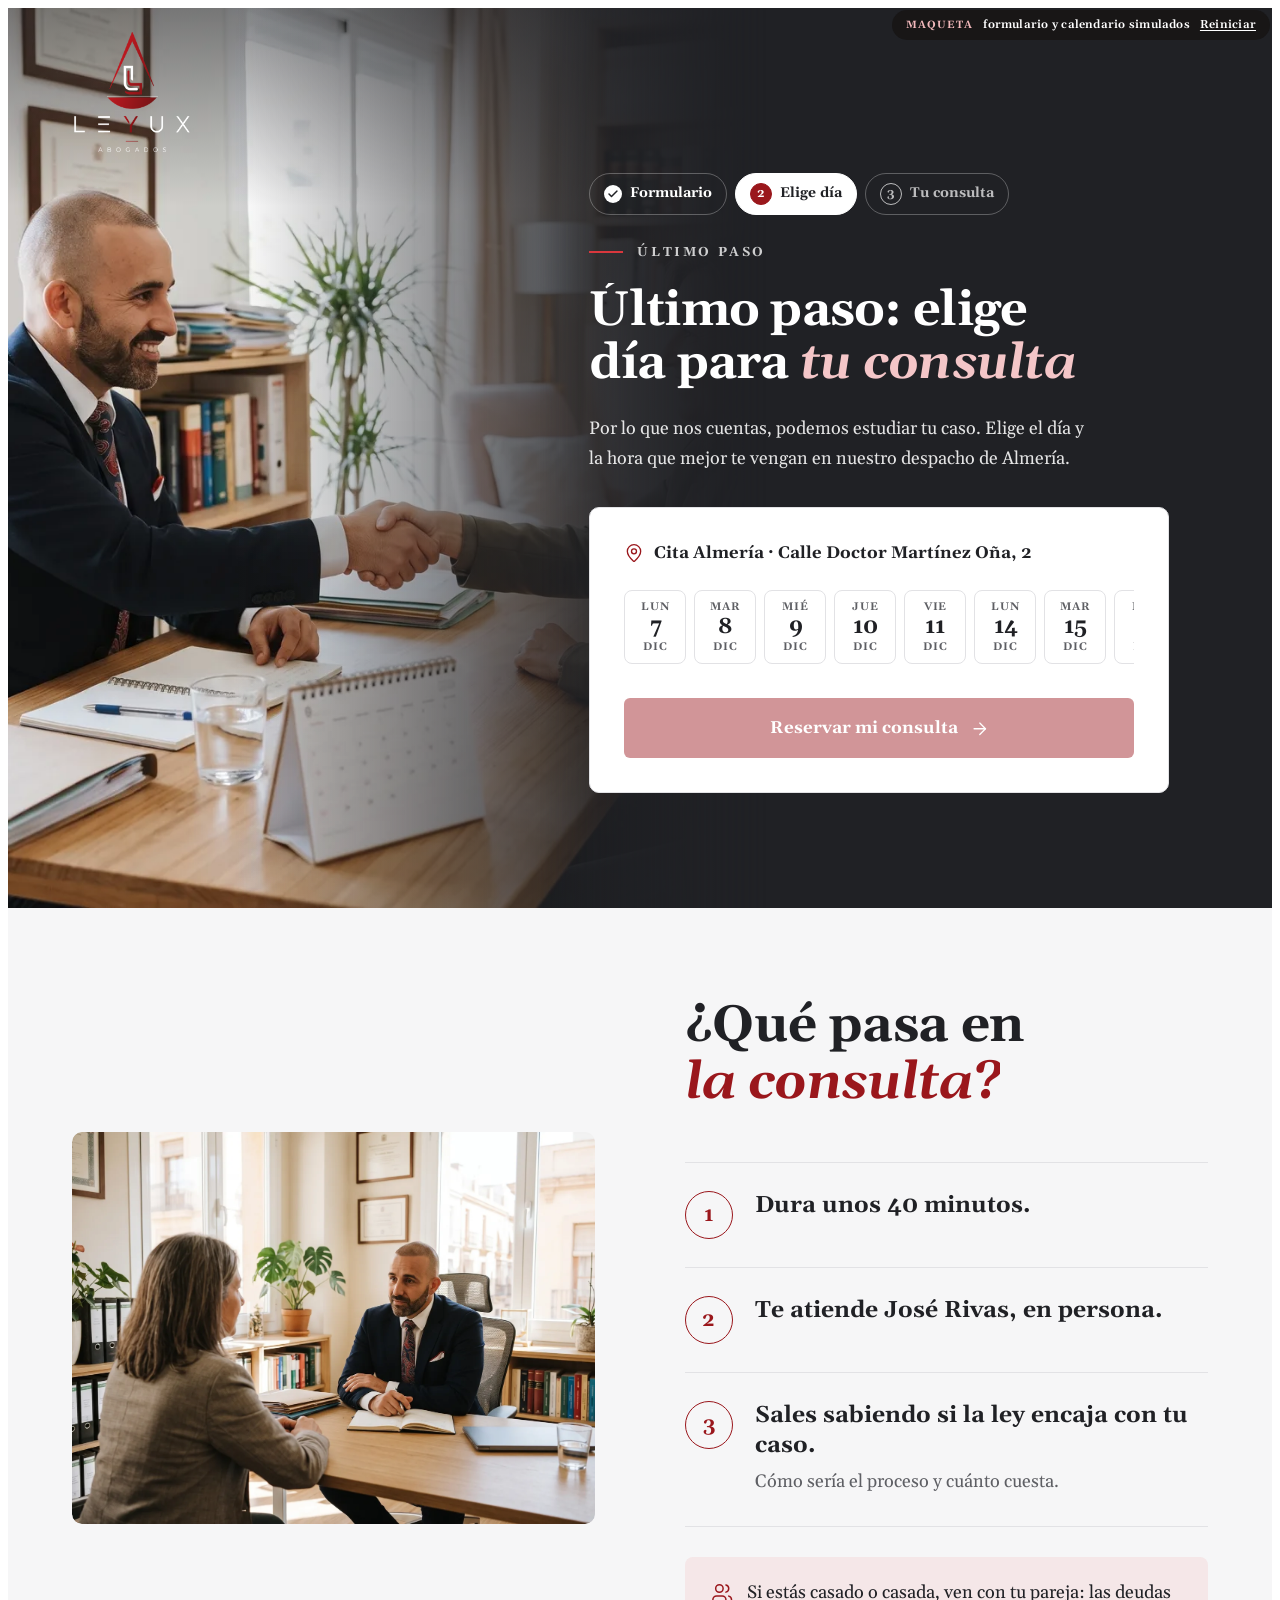
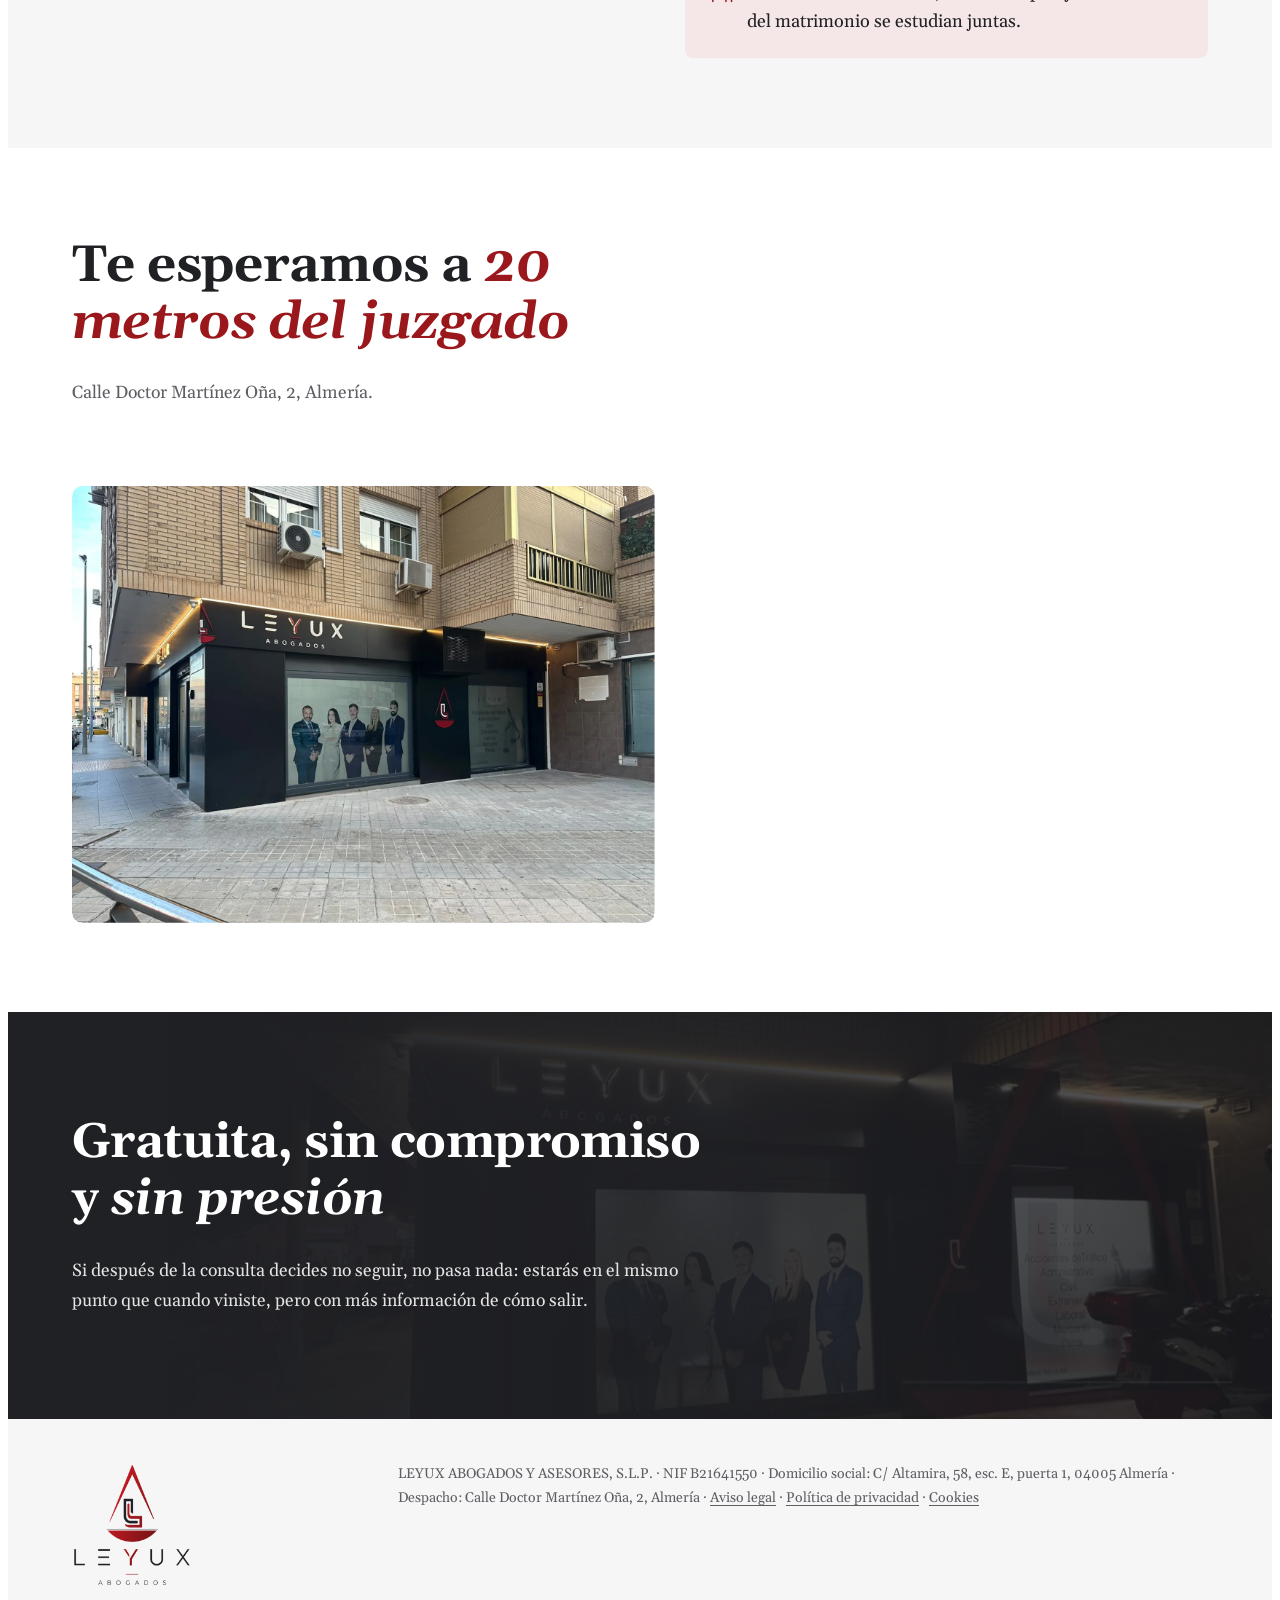
<file: cita.html>
<!doctype html>
<html lang="es">
<head>
<meta charset="utf-8">
<meta name="viewport" content="width=device-width, initial-scale=1">
<title>Elige día para tu consulta · Leyux Abogados</title>
<meta name="robots" content="noindex, nofollow">
<link rel="icon" href="img/favicon-180.png">
<link rel="preconnect" href="https://fonts.googleapis.com">
<link rel="preconnect" href="https://fonts.gstatic.com" crossorigin>
<link href="https://fonts.googleapis.com/css2?family=Gelasio:ital,wght@0,400;0,700;1,400;1,700&display=swap" rel="stylesheet">
<link rel="stylesheet" href="css/styles.css?v=1795784785">
</head>
<body>
<div class="lyx" id="lyx" data-sede="Almería">

<!-- ═════════ 1 · HERO CON CALENDARIO ═════════ -->
<section class="pg2">
  <header class="pg2__top"><img class="logo" src="img/logo-negativo.png" alt="Leyux Abogados" width="120" height="124"></header>
  <div class="pg2__media" aria-hidden="true"><img src="img/cita-jose.webp" alt="" fetchpriority="high"><div class="pg2__shade"></div></div>
  <div class="pg2__in">
    <div class="pg2__col">
      <ol class="stepper" data-hero aria-label="Tu progreso"><li class="is-done"><svg viewBox="0 0 24 24" aria-hidden="true"><path d="M20 6 9 17l-5-5" /></svg>Formulario</li><li class="is-now"><span>2</span>Elige día</li><li><span>3</span>Tu consulta</li></ol>
      <p class="eyebrow" data-hero>Último paso</p>
      <h1 data-split data-hero>Último paso: elige día para <em>tu consulta</em></h1>
      <p class="pg2__lead" data-hero>Por lo que nos cuentas, podemos estudiar tu caso. Elige el día y la hora que mejor te vengan en nuestro despacho de Almería.</p>
      <div class="pg2__cal" data-hero>
        <div class="card cal ghl-slot" data-slot="calendario-almeria">
          <p class="cal__eyebrow"><svg viewBox="0 0 24 24" aria-hidden="true"><path d="M20 10c0 4.993-5.539 10.193-7.399 11.799a1 1 0 0 1-1.202 0C9.539 20.193 4 14.993 4 10a8 8 0 0 1 16 0" />
  <circle cx="12" cy="10" r="3" /></svg>Cita Almería · Calle Doctor Martínez Oña, 2</p>
          <!--GHL-SLOT calendario-almeria-->
          <div class="cal__fake" aria-hidden="true"><i></i><i></i><i></i><i></i><i></i><i></i><i></i><i></i><i></i><i></i><i></i><i></i><i></i><i></i></div>
          <span class="btn btn--solid btn--block">Reservar mi consulta <svg viewBox="0 0 24 24" aria-hidden="true"><path d="M5 12h14" />
  <path d="m12 5 7 7-7 7" /></svg></span>
          <!--/GHL-SLOT-->
        </div>
      </div>
    </div>
  </div>
</section>

<!-- ═════════ 2 · QUÉ PASA EN LA CONSULTA ═════════ -->
<section class="section section--soft">
  <div class="wrap pgs">
    <figure class="pgs__fig" data-reveal-img><img src="img/consulta.webp" alt="José Rivas atiende a un cliente en el despacho" loading="lazy"></figure>
    <div class="pgs__txt">
      <h2 data-split class="display">¿Qué pasa en <em>la consulta?</em></h2>
      <ol class="bigsteps" data-stagger>
        <li><span class="n">1</span><div><h4>Dura unos 40 minutos.</h4></div></li>
        <li><span class="n">2</span><div><h4>Te atiende José Rivas, en persona.</h4></div></li>
        <li><span class="n">3</span><div><h4>Sales sabiendo si la ley encaja con tu caso.</h4><p>Cómo sería el proceso y cuánto cuesta.</p></div></li>
      </ol>
      <p class="callout reveal"><svg viewBox="0 0 24 24" aria-hidden="true"><path d="M16 21v-2a4 4 0 0 0-4-4H6a4 4 0 0 0-4 4v2" />
  <circle cx="9" cy="7" r="4" />
  <path d="M22 21v-2a4 4 0 0 0-3-3.87" />
  <path d="M16 3.13a4 4 0 0 1 0 7.75" /></svg><span>Si estás casado o casada, ven con tu pareja: las deudas del matrimonio se estudian juntas.</span></p>
    </div>
  </div>
</section>

<!-- ═════════ 3 · DESPACHO ═════════ -->
<section class="section">
  <div class="wrap">
    <div class="section__head">
      <h2 data-split class="display">Te esperamos a <em>20 metros del juzgado</em></h2>
      <p class="lead reveal">Calle Doctor Martínez Oña, 2, Almería.</p>
    </div>
    <div class="where">
      <figure class="where__fig" data-reveal-img><img src="img/fachada-dia.webp" alt="Fachada del despacho de Leyux Abogados" loading="lazy"></figure>
      <iframe title="Mapa del despacho de Leyux Abogados" src="https://maps.google.com/maps?q=Calle%20Doctor%20Mart%C3%ADnez%20O%C3%B1a%202%2C%20Almer%C3%ADa&output=embed" loading="lazy" allowfullscreen></iframe>
    </div>
  </div>
</section>

<!-- ═════════ 4 · TRANQUILIDAD ═════════ -->
<section class="calm">
  <img class="calm__bg" src="img/fachada-noche.webp" alt="" aria-hidden="true" loading="lazy" data-parallax>
  <img class="calm__mark" src="img/simbolo-negativo.png" alt="" aria-hidden="true">
  <div class="wrap">
    <h2 class="calm__big" data-split>Gratuita, sin compromiso y <em>sin presión</em></h2>
    <p class="lead reveal">Si después de la consulta decides no seguir, no pasa nada: estarás en el mismo punto que cuando viniste, pero con más información de cómo salir.</p>
  </div>
</section>

<footer class="foot">
  <div class="wrap foot__in">
    <img class="logo logo--sm" src="img/logo-principal.png" alt="Leyux Abogados" width="120" height="124">
    <p>LEYUX ABOGADOS Y ASESORES, S.L.P. · NIF B21641550 · Domicilio social: C/ Altamira, 58, esc. E, puerta 1, 04005 Almería · Despacho: Calle Doctor Martínez Oña, 2, Almería · <a href="https://leyux.es/aviso-legal/">Aviso legal</a> · <a href="https://leyux.es/politica-de-privacidad/">Política de privacidad</a> · <a href="https://leyux.es/politica-de-cookies/">Cookies</a></p>
  </div>
</footer>

</div>
<script src="js/main.js?v=1795784785" defer></script>
<script src="js/demo.js?v=1795784785" defer></script>
</body>
</html>
</file>
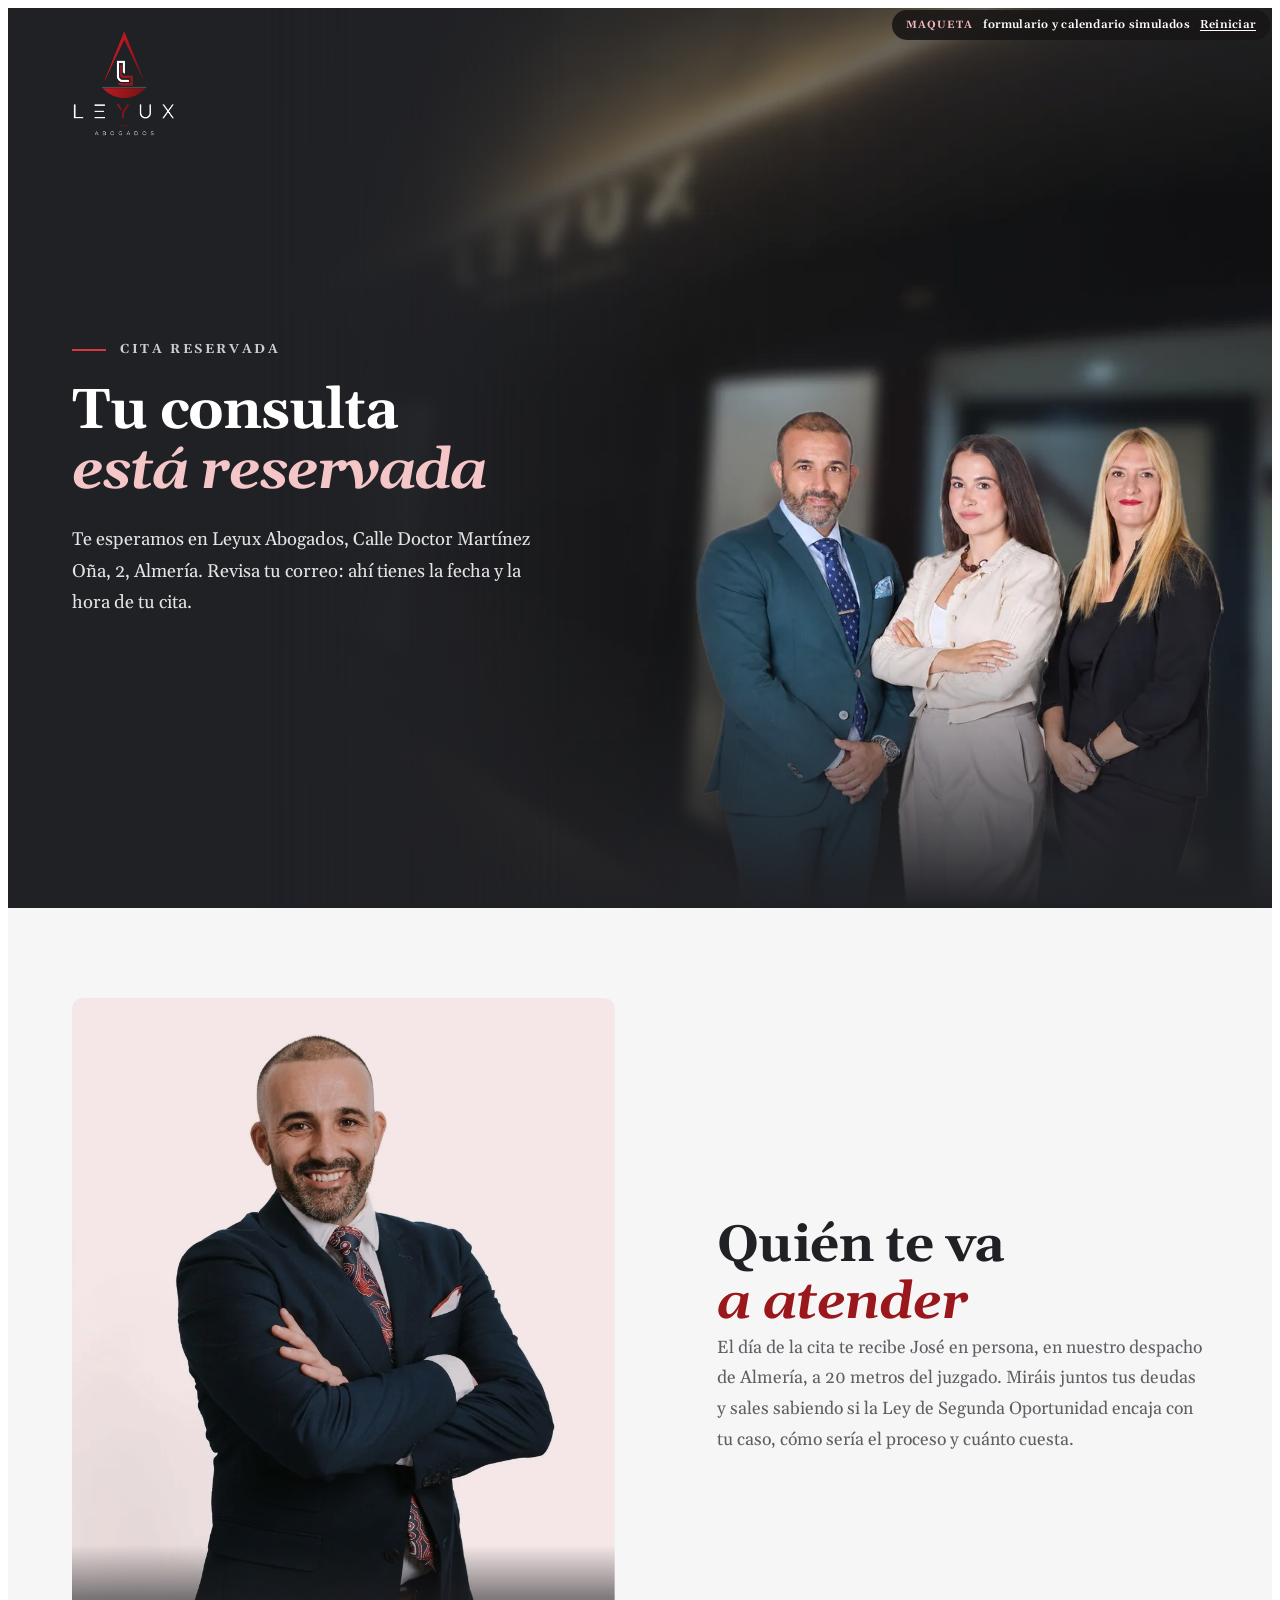
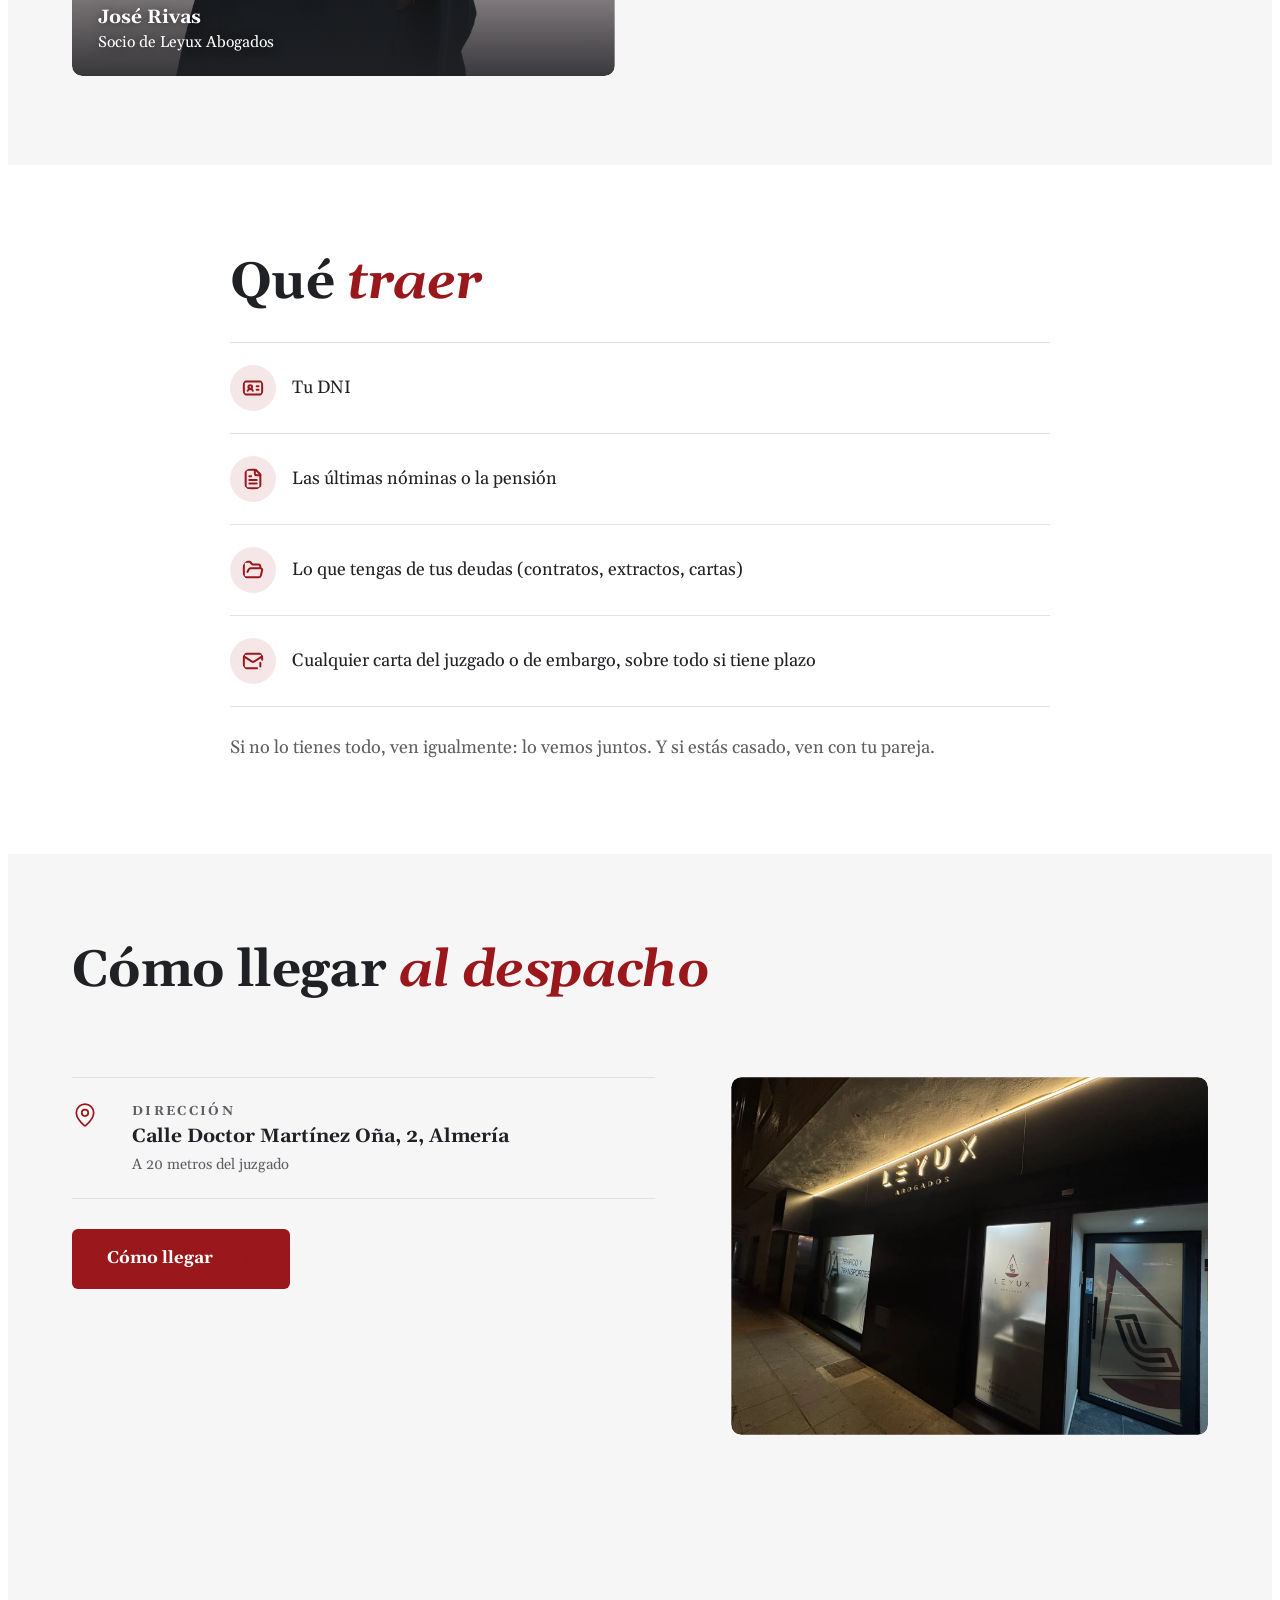
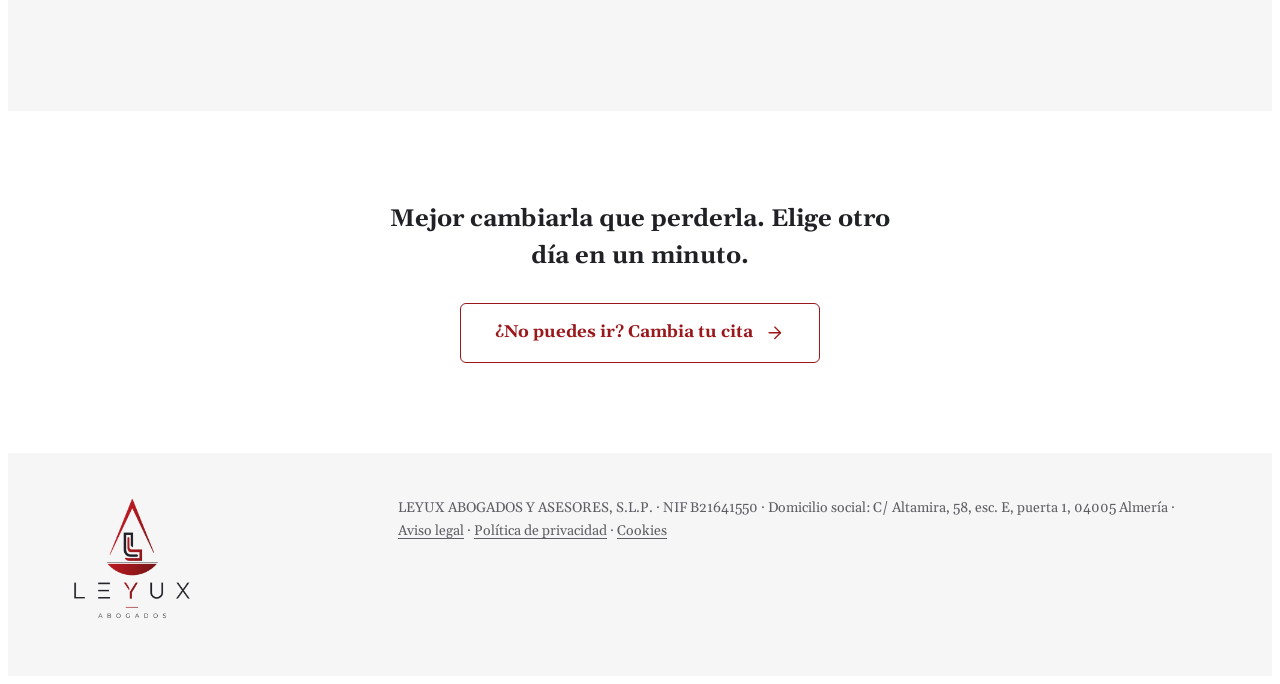
<file: gracias.html>
<!doctype html>
<html lang="es">
<head>
<meta charset="utf-8">
<meta name="viewport" content="width=device-width, initial-scale=1">
<title>Tu consulta está reservada · Leyux Abogados</title>
<meta name="robots" content="noindex, nofollow">
<link rel="icon" href="img/favicon-180.png">
<link rel="preconnect" href="https://fonts.googleapis.com">
<link rel="preconnect" href="https://fonts.gstatic.com" crossorigin>
<link href="https://fonts.googleapis.com/css2?family=Gelasio:ital,wght@0,400;0,700;1,400;1,700&display=swap" rel="stylesheet">
<link rel="stylesheet" href="css/styles.css?v=1795784785">
</head>
<body>
<div class="lyx" id="lyx" data-sede="Almería" data-wa-msg="Hola, confirmo mi cita del {día} a las {hora} en el despacho de Almería.">

<!-- ═════════ 1 · CONFIRMACIÓN ═════════
     {día} y {hora} salen de la reserva (?dia=&hora= o ?fecha=). Si no llegan, la línea de fecha se oculta. -->
<section class="ok">
  <div class="ok__media" aria-hidden="true"><img src="img/equipo-despacho.webp" alt="" width="1600" height="1200"><div class="ok__shade"></div></div>
  <header class="ok__top"><img class="logo" src="img/logo-negativo.png" alt="Leyux Abogados" width="140" height="145"></header>
  <div class="ok__in">
    <p class="eyebrow" data-hero>Cita reservada</p>
    <h1 data-split data-hero>Tu consulta <em>está reservada</em></h1>
    <p class="ok__when" data-hero hidden><svg viewBox="0 0 24 24" aria-hidden="true"><path d="M8 2v4" />
  <path d="M16 2v4" />
  <rect width="18" height="18" x="3" y="4" rx="2" />
  <path d="M3 10h18" />
  <path d="m9 16 2 2 4-4" /></svg><span><b data-var="dia">{día}</b> a las <b data-var="hora">{hora}</b> · Leyux Abogados, Calle Doctor Martínez Oña, 2, Almería</span></p>
    <p class="ok__lead" data-hero data-if-date hidden>Te esperamos. Guarda la fecha y la hora en tu calendario para llegar sin prisas.</p>
    <p class="ok__lead" data-hero data-if-nodate>Te esperamos en Leyux Abogados, Calle Doctor Martínez Oña, 2, Almería. Revisa tu correo: ahí tienes la fecha y la hora de tu cita.</p>
    <div class="ok__cta" data-hero>
      <a class="btn btn--solid" id="confirmo-cita" href="#" data-wa hidden>Confirmo mi cita <svg viewBox="0 0 24 24" aria-hidden="true"><path d="M5 12h14" />
  <path d="m12 5 7 7-7 7" /></svg></a>
      <a class="btn btn--line" id="add-calendario" href="#" data-addcal hidden><svg viewBox="0 0 24 24" aria-hidden="true"><path d="M8 2v4" />
  <path d="M16 2v4" />
  <path d="M21 13V6a2 2 0 0 0-2-2H5a2 2 0 0 0-2 2v14a2 2 0 0 0 2 2h8" />
  <path d="M3 10h18" />
  <path d="M16 19h6" />
  <path d="M19 16v6" /></svg>Añadir a mi calendario</a>
    </div>
  </div>
</section>

<!-- ═════════ 2 · QUIÉN TE VA A ATENDER (foto hasta que haya vídeo) ═════════ -->
<section class="section section--soft">
  <div class="wrap split">
    <figure class="split__fig split__fig--soft" data-reveal-img>
      <img src="img/jose.webp" alt="José Rivas, socio de Leyux Abogados" loading="lazy">
      <figcaption><b>José Rivas</b>Socio de Leyux Abogados</figcaption>
    </figure>
    <div class="split__text">
      <h2 data-split class="display">Quién te va <em>a atender</em></h2>
      <p class="lead reveal">El día de la cita te recibe José en persona, en nuestro despacho de Almería, a 20 metros del juzgado. Miráis juntos tus deudas y sales sabiendo si la Ley de Segunda Oportunidad encaja con tu caso, cómo sería el proceso y cuánto cuesta.</p>
    </div>
  </div>
</section>

<!-- ═════════ 3 · QUÉ TRAER ═════════ -->
<section class="section">
  <div class="wrap wrap--narrow">
    <h2 data-split class="display">Qué <em>traer</em></h2>
    <ul class="checks" data-stagger>
      <li><svg viewBox="0 0 24 24" aria-hidden="true"><path d="M16 10h2" />
  <path d="M16 14h2" />
  <path d="M6.17 15a3 3 0 0 1 5.66 0" />
  <circle cx="9" cy="11" r="2" />
  <rect x="2" y="5" width="20" height="14" rx="2" /></svg>Tu DNI</li>
      <li><svg viewBox="0 0 24 24" aria-hidden="true"><path d="M15 2H6a2 2 0 0 0-2 2v16a2 2 0 0 0 2 2h12a2 2 0 0 0 2-2V7Z" />
  <path d="M14 2v4a2 2 0 0 0 2 2h4" />
  <path d="M10 9H8" />
  <path d="M16 13H8" />
  <path d="M16 17H8" /></svg>Las últimas nóminas o la pensión</li>
      <li><svg viewBox="0 0 24 24" aria-hidden="true"><path d="m6 14 1.5-2.9A2 2 0 0 1 9.24 10H20a2 2 0 0 1 1.94 2.5l-1.54 6a2 2 0 0 1-1.95 1.5H4a2 2 0 0 1-2-2V5a2 2 0 0 1 2-2h3.9a2 2 0 0 1 1.69.9l.81 1.2a2 2 0 0 0 1.67.9H18a2 2 0 0 1 2 2v2" /></svg>Lo que tengas de tus deudas (contratos, extractos, cartas)</li>
      <li><svg viewBox="0 0 24 24" aria-hidden="true"><path d="M22 10.5V6a2 2 0 0 0-2-2H4a2 2 0 0 0-2 2v12c0 1.1.9 2 2 2h12.5" />
  <path d="m22 7-8.97 5.7a1.94 1.94 0 0 1-2.06 0L2 7" />
  <path d="M20 14v4" />
  <path d="M20 22v.01" /></svg>Cualquier carta del juzgado o de embargo, sobre todo si tiene plazo</li>
    </ul>
    <p class="small-note reveal">Si no lo tienes todo, ven igualmente: lo vemos juntos. Y si estás casado, ven con tu pareja.</p>
  </div>
</section>

<!-- ═════════ 4 · CÓMO LLEGAR ═════════ -->
<section class="section section--soft">
  <div class="wrap">
    <div class="section__head">
      <h2 data-split class="display">Cómo llegar <em>al despacho</em></h2>
    </div>
    <div class="where">
      <div>
        <dl class="where__info" data-stagger>
          <div><svg viewBox="0 0 24 24" aria-hidden="true"><path d="M20 10c0 4.993-5.539 10.193-7.399 11.799a1 1 0 0 1-1.202 0C9.539 20.193 4 14.993 4 10a8 8 0 0 1 16 0" />
  <circle cx="12" cy="10" r="3" /></svg><dt>Dirección</dt><dd>Calle Doctor Martínez Oña, 2, Almería <small>A 20 metros del juzgado</small></dd></div>
          <!-- Teléfono: pendiente. Añadir aquí cuando el despacho lo confirme -->
          <a class="btn btn--solid" href="https://maps.app.goo.gl/YfhagnHRoNCin99C9" target="_blank" rel="noopener">Cómo llegar <svg viewBox="0 0 24 24" aria-hidden="true"><path d="M5 12h14" />
  <path d="m12 5 7 7-7 7" /></svg></a>
        </dl>
        <iframe title="Mapa del despacho de Leyux Abogados" src="https://maps.google.com/maps?q=Calle%20Doctor%20Mart%C3%ADnez%20O%C3%B1a%202%2C%20Almer%C3%ADa&output=embed" loading="lazy" allowfullscreen></iframe>
      </div>
      <figure class="where__fig" data-reveal-img><img src="img/puerta.webp" alt="Entrada del despacho de Leyux Abogados" loading="lazy"></figure>
    </div>
  </div>
</section>

<!-- ═════════ 5 · CAMBIAR LA CITA ═════════ -->
<section class="change">
  <div class="wrap wrap--narrow change__in reveal">
    <p>Mejor cambiarla que perderla. Elige otro día en un minuto.</p>
    <a class="btn btn--line" id="cambiar-cita" href="#" data-resched>¿No puedes ir? Cambia tu cita <svg viewBox="0 0 24 24" aria-hidden="true"><path d="M5 12h14" />
  <path d="m12 5 7 7-7 7" /></svg></a>
  </div>
</section>

<footer class="foot">
  <div class="wrap foot__in">
    <img class="logo logo--sm" src="img/logo-principal.png" alt="Leyux Abogados" width="120" height="124">
    <p>LEYUX ABOGADOS Y ASESORES, S.L.P. · NIF B21641550 · Domicilio social: C/ Altamira, 58, esc. E, puerta 1, 04005 Almería · <a href="https://leyux.es/aviso-legal/">Aviso legal</a> · <a href="https://leyux.es/politica-de-privacidad/">Política de privacidad</a> · <a href="https://leyux.es/politica-de-cookies/">Cookies</a></p>
  </div>
</footer>

</div>
<script src="js/main.js?v=1795784785" defer></script>
<script src="js/demo.js?v=1795784785" defer></script>
</body>
</html>
</file>
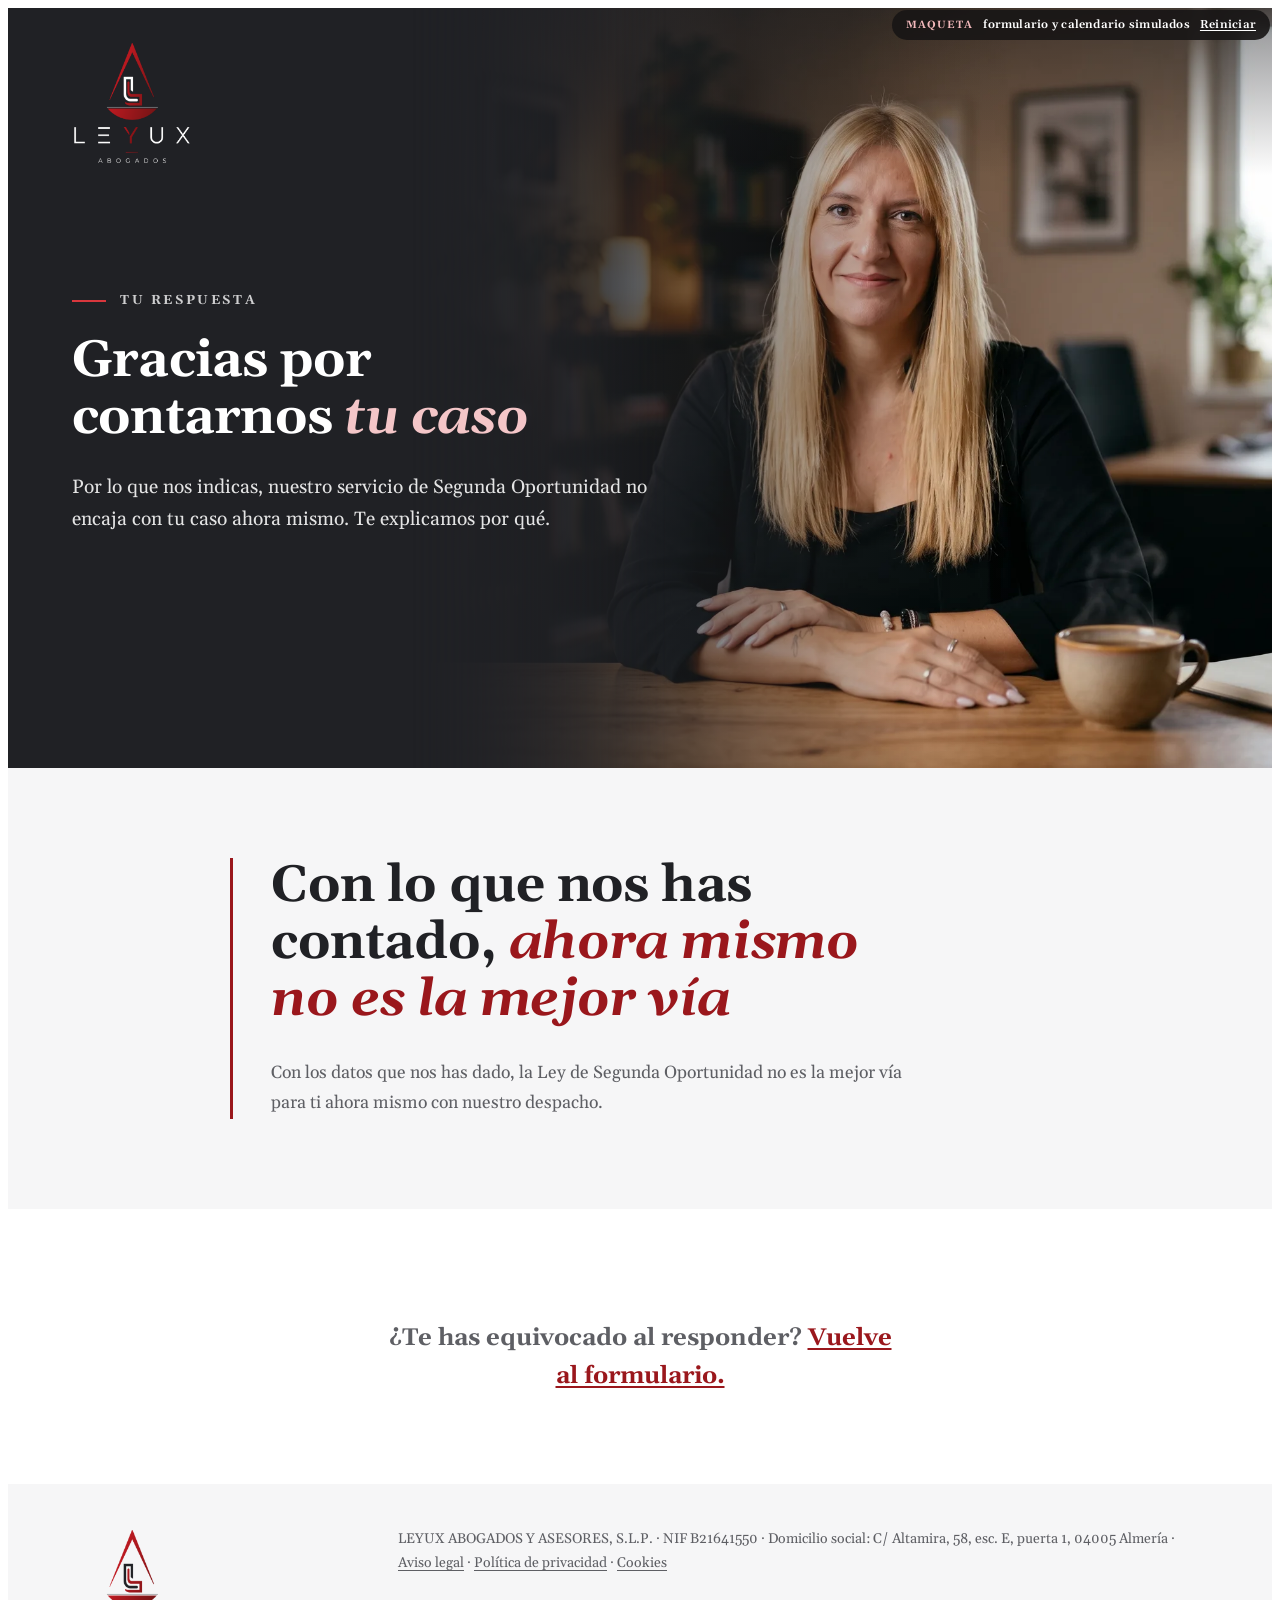
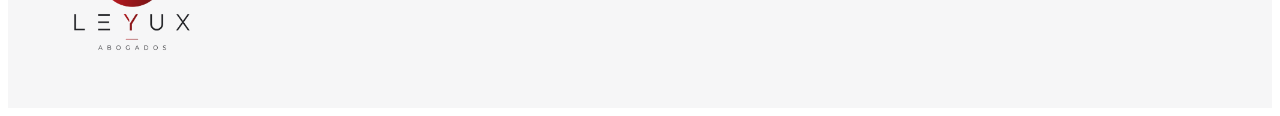
<file: no-calificado.html>
<!doctype html>
<html lang="es">
<head>
<meta charset="utf-8">
<meta name="viewport" content="width=device-width, initial-scale=1">
<title>Gracias por contarnos tu caso · Leyux Abogados</title>
<meta name="robots" content="noindex, nofollow">
<link rel="icon" href="img/favicon-180.png">
<link rel="preconnect" href="https://fonts.googleapis.com">
<link rel="preconnect" href="https://fonts.gstatic.com" crossorigin>
<link href="https://fonts.googleapis.com/css2?family=Gelasio:ital,wght@0,400;0,700;1,400;1,700&display=swap" rel="stylesheet">
<link rel="stylesheet" href="css/styles.css?v=1795784785">
</head>
<body>
<div class="lyx" id="lyx">

<!-- ═════════ 1 · HERO ═════════ -->
<section class="cover">
  <div class="cover__media" aria-hidden="true"><img src="img/isabel-calida.webp" alt=""><div class="cover__shade"></div></div>
  <img class="cover__logo logo" src="img/logo-negativo.png" alt="Leyux Abogados" width="130" height="134">
  <div class="cover__in">
    <p class="eyebrow" data-hero>Tu respuesta</p>
    <h1 data-split data-hero>Gracias por contarnos <em>tu caso</em></h1>
    <p class="cover__lead" data-hero>Por lo que nos indicas, nuestro servicio de Segunda Oportunidad no encaja con tu caso ahora mismo. Te explicamos por qué.</p>
  </div>
</section>

<!-- ═════════ 2 · POR QUÉ (según el motivo: ?motivo=lejos | importe | deuda-publica | general) ═════════ -->
<section class="section section--soft" id="por-que">
  <div class="wrap wrap--narrow">
    <div class="why" data-motivo="lejos" data-tag="descalificado-lejos" hidden>
      <h2 data-split class="display">Atendemos cada caso <em>en persona</em></h2>
      <p class="lead reveal">Atendemos cada caso en persona en nuestro despacho de Almería capital y no hacemos la primera consulta por videollamada, así que no podemos llevar casos de fuera de la zona.</p>
    </div>
    <div class="why" data-motivo="importe" data-tag="descalificado-importe" hidden>
      <h2 data-split class="display">Nuestro servicio empieza <em>en 25.000 €</em></h2>
      <p class="lead reveal">En el despacho llevamos la Segunda Oportunidad para deudas a partir de 25.000 €.</p>
    </div>
    <div class="why" data-motivo="deuda-publica" data-tag="descalificado-deuda-publica" hidden>
      <h2 data-split class="display">Las deudas con Hacienda y la Seguridad Social tienen <em>sus propias reglas</em></h2>
      <p class="lead reveal">La ley solo permite cancelar una parte limitada de las deudas con Hacienda y la Seguridad Social, así que no suele ser la mejor vía cuando son las únicas.</p>
    </div>
    <div class="why" data-motivo="general" data-tag="descalificado-general">
      <h2 data-split class="display">Con lo que nos has contado, <em>ahora mismo no es la mejor vía</em></h2>
      <p class="lead reveal">Con los datos que nos has dado, la Ley de Segunda Oportunidad no es la mejor vía para ti ahora mismo con nuestro despacho.</p>
    </div>
    <!-- 3 · ALTERNATIVA (opcional): se activa cuando haya teléfono y email públicos. Bloque guardado en src/_alternativa-oculta.html -->
  </div>
</section>

<!-- ═════════ CIERRE ═════════ -->
<section class="change">
  <div class="wrap wrap--narrow change__in reveal">
    <p class="small-link">¿Te has equivocado al responder? <a id="volver-formulario" href="index.html#inicio">Vuelve al formulario.</a></p>
  </div>
</section>

<footer class="foot">
  <div class="wrap foot__in">
    <img class="logo logo--sm" src="img/logo-principal.png" alt="Leyux Abogados" width="120" height="124">
    <p>LEYUX ABOGADOS Y ASESORES, S.L.P. · NIF B21641550 · Domicilio social: C/ Altamira, 58, esc. E, puerta 1, 04005 Almería · <a href="https://leyux.es/aviso-legal/">Aviso legal</a> · <a href="https://leyux.es/politica-de-privacidad/">Política de privacidad</a> · <a href="https://leyux.es/politica-de-cookies/">Cookies</a></p>
  </div>
</footer>

</div>
<script src="js/main.js?v=1795784785" defer></script>
<script src="js/demo.js?v=1795784785" defer></script>
</body>
</html>
</file>
<file: css/styles.css>
/* ═══════════════════════════════════════════════
   Leyux Abogados · Embudo Segunda Oportunidad
   Editorial, serio, aireado. Georgia (Gelasio de respaldo).
   Todo bajo .lyx para convivir con GHL.
   ═══════════════════════════════════════════════ */
.lyx {
  --red: #9A171C; --red-dark: #7A1216; --red-soft: #F5E7E8;
  --ink: #202125; --muted: #5E5F64; --surface: #F6F6F7; --line: #E2E2E5; --white: #fff;
  --font: Georgia, "Gelasio", "Times New Roman", serif;
  --gutter: clamp(22px, 5vw, 64px); --maxw: 1200px; --r: 8px;
  --ease: cubic-bezier(.22, .61, .36, 1);
  font-family: var(--font); font-size: 18px; line-height: 1.7; color: var(--ink); background: var(--white);
  -webkit-font-smoothing: antialiased; -webkit-text-size-adjust: 100%; overflow-x: clip;
}
.lyx *, .lyx *::before, .lyx *::after { box-sizing: border-box; }
.lyx img { display: block; max-width: 100%; height: auto; }
.lyx h1, .lyx h2, .lyx h3, .lyx h4, .lyx p, .lyx ol, .lyx ul, .lyx dl, .lyx dd, .lyx figure, .lyx blockquote { margin: 0; padding: 0; }
.lyx ol, .lyx ul { list-style: none; }
.lyx a { color: inherit; }
.lyx button { font: inherit; color: inherit; cursor: pointer; }
.lyx svg { width: 1em; height: 1em; flex: none; fill: none; stroke: currentColor; stroke-width: 1.6; stroke-linecap: round; stroke-linejoin: round; }
.lyx :focus-visible { outline: 2px solid var(--red); outline-offset: 3px; }
html { scroll-behavior: smooth; }

.lyx .wrap { width: 100%; max-width: calc(var(--maxw) + var(--gutter) * 2); margin-inline: auto; padding-inline: var(--gutter); }
.lyx .wrap--narrow { max-width: calc(820px + var(--gutter) * 2); }
.lyx .center { text-align: center; margin-top: clamp(48px, 6vw, 80px); }

/* ── Tipografía ── */
.lyx .eyebrow { font-size: 13px; font-weight: 700; letter-spacing: .2em; text-transform: uppercase; color: var(--red); margin-bottom: 22px; }
.lyx .display { font-weight: 700; font-size: clamp(2rem, 4vw, 3.4rem); line-height: 1.12; letter-spacing: -.012em; text-wrap: balance; }
.lyx .display em, .lyx h1 em, .lyx .bleed__big em { font-style: italic; color: var(--red); }
.lyx .display--light { color: #fff; }
.lyx .display--light em { color: #fff; }
.lyx .lead { font-size: clamp(1.1rem, 1.35vw, 1.25rem); line-height: 1.75; color: var(--muted); max-width: 60ch; }
.lyx .lead--center { margin: 26px auto 0; text-align: center; }
.lyx .lead--light { color: rgba(255, 255, 255, .88); margin-top: 26px; }
.lyx .kicker { font-size: 13px; font-weight: 700; letter-spacing: .2em; text-transform: uppercase; color: var(--red); margin-bottom: 36px; }

/* ── Botones (esquinas de 6 px, como el manual) ── */
.lyx .btn { display: inline-flex; align-items: center; justify-content: center; gap: 12px; min-height: 60px; padding: 0 34px; border-radius: 6px; font-weight: 700; font-size: 17px; text-decoration: none; text-align: center; line-height: 1.25; border: 1.5px solid transparent; transition: background .25s var(--ease), color .25s var(--ease), border-color .25s var(--ease); }
.lyx .btn svg { width: 1.15em; height: 1.15em; transition: transform .25s var(--ease); }
.lyx .btn--solid { background: var(--red); color: #fff; }
.lyx .btn--solid:hover { background: var(--red-dark); }
.lyx .btn--line { background: #fff; color: var(--red); border-color: var(--red); }
.lyx .btn--line:hover { background: var(--red-soft); }
.lyx .btn:hover svg { transform: translateX(4px); }
.lyx .btn--block { width: 100%; }
.lyx span.btn { cursor: default; }

/* ── Secciones ── */
.lyx .section { padding: clamp(88px, 12vw, 170px) 0; }
.lyx .section--soft { background: var(--surface); }
.lyx .section__head { max-width: 860px; margin-bottom: clamp(44px, 6vw, 84px); }
.lyx .section__head--center { margin-inline: auto; text-align: center; }
.lyx .section__head .lead { margin-top: 26px; }

/* ── HERO (imagen/vídeo a sangre, sin recortes) ── */
.lyx .hero { position: relative; isolation: isolate; background: var(--ink); color: #fff; overflow: hidden; }
.lyx .hero__media { position: relative; height: min(76vw, 440px); }
.lyx .hero__vid, .lyx .hero__img { position: absolute; inset: 0; width: 100%; height: 100%; object-fit: cover; object-position: 38% 50%; }
.lyx .hero__img { transform: scale(1.06); transition: transform 2.8s var(--ease); }
.is-loaded .hero__img { transform: none; }
.lyx .hero__vid { opacity: 0; transition: opacity 1.2s var(--ease); }
.lyx .hero__vid.is-on { opacity: 1; }
.lyx .hero__shade { position: absolute; inset: 0; background: linear-gradient(180deg, rgba(32,33,37,.55) 0%, rgba(32,33,37,0) 28%, rgba(32,33,37,0) 52%, var(--ink) 100%); }
.lyx .hero__top { position: absolute; top: 0; left: 0; right: 0; z-index: 3; padding-top: clamp(22px, 2.6vw, 36px); }
.lyx .logo { width: 104px; height: auto; }
.lyx .logo--sm { width: 120px; }
.lyx .hero__grid { position: relative; z-index: 2; display: grid; gap: 26px; padding-top: 0; padding-bottom: clamp(48px, 7vw, 80px); margin-top: -64px; }
.lyx .hero .eyebrow { color: rgba(255,255,255,.78); }
.lyx .hero .eyebrow::before { content: ""; display: inline-block; width: 34px; height: 2px; background: #D9373D; vertical-align: middle; margin-right: 14px; }
.lyx .hero h1 { font-weight: 700; font-size: clamp(2.3rem, 4.4vw, 3.8rem); line-height: 1.08; letter-spacing: -.02em; max-width: 16ch; text-wrap: balance; color: #fff; }
.lyx .hero h1 em { color: var(--red); }
.lyx .hero__lead { margin-top: 24px; font-size: clamp(1.1rem, 1.4vw, 1.25rem); line-height: 1.7; color: rgba(255,255,255,.88); max-width: 42ch; }
.lyx .chips { display: flex; flex-wrap: wrap; gap: 10px; margin-top: 4px; }
.lyx .chips li { display: inline-flex; align-items: center; gap: 9px; border: 1px solid rgba(255,255,255,.3); background: rgba(32,33,37,.55); backdrop-filter: blur(6px); -webkit-backdrop-filter: blur(6px); color: #fff; font-weight: 700; font-size: 14.5px; padding: 10px 16px; border-radius: 6px; }
.lyx .chips svg { color: #F4C6C8; }

/* Tarjeta de formulario (marcador de GHL) */
.lyx .card { color: var(--ink); background: #fff; border: 1px solid var(--line); border-radius: 10px; padding: clamp(24px, 2.6vw, 34px); max-width: 520px; }
.lyx .card__title { font-weight: 700; font-size: 1.2rem; line-height: 1.3; }
.lyx .card__sub { font-size: .95rem; color: var(--muted); margin-top: 4px; }
.lyx .card__q { font-size: 13px; font-weight: 700; letter-spacing: .08em; text-transform: uppercase; color: var(--red); margin: 18px 0 14px; }
.lyx .progress { height: 4px; background: var(--line); border-radius: 4px; margin-top: 18px; overflow: hidden; }
.lyx .progress i { display: block; width: 14.3%; height: 100%; background: var(--red); border-radius: 4px; }
.lyx .card__fake { display: grid; gap: 10px; margin-bottom: 20px; }
.lyx .card__fake span { height: 52px; border: 1px solid var(--line); border-radius: 8px; background: var(--surface); }
.lyx .card__note { margin-top: 16px; font-size: 14px; line-height: 1.5; color: var(--muted); text-align: center; }
.lyx .final .card__title { margin-bottom: 22px; }

/* ── ¿Te pasa esto? ── */
.lyx .pains { display: grid; gap: 18px; }
.lyx .pain { background: #fff; border: 1px solid var(--line); border-radius: 10px; padding: clamp(28px, 3vw, 44px); display: grid; gap: 22px; align-content: start; }
.lyx .pain .ic { width: 60px; height: 60px; font-size: 28px; }
.lyx .pain p { font-size: clamp(1.15rem, 1.6vw, 1.4rem); line-height: 1.45; font-weight: 700; }
.lyx .pains__close { max-width: 62ch; margin: clamp(44px, 5vw, 72px) auto 0; text-align: center; font-size: clamp(1.2rem, 1.8vw, 1.5rem); line-height: 1.6; }
.lyx .pains__close b { font-weight: 700; }

/* ── Imagen a sangre ── */
.lyx .bleed, .lyx .final { position: relative; isolation: isolate; color: #fff; overflow: hidden; }
.lyx .bleed { min-height: min(88svh, 800px); display: flex; align-items: flex-end; padding: clamp(72px, 10vw, 130px) 0; background: var(--ink); }
.lyx .bleed__img { position: absolute; inset: -6% 0; width: 100%; height: 112%; object-fit: cover; z-index: -2; will-change: transform; }
.lyx .bleed__shade { position: absolute; inset: 0; z-index: -1; background: linear-gradient(0deg, rgba(32, 33, 37, .86) 0%, rgba(32, 33, 37, .5) 55%, rgba(32, 33, 37, .2) 100%); }
.lyx .bleed__big { font-weight: 700; font-size: clamp(1.8rem, 3.6vw, 3.1rem); line-height: 1.2; letter-spacing: -.012em; max-width: 24ch; text-wrap: balance; }
.lyx .bleed__big em { color: #fff; font-style: italic; }
.lyx .bleed__small { margin-top: 26px; max-width: 52ch; font-size: clamp(1.1rem, 1.3vw, 1.25rem); color: rgba(255, 255, 255, .9); }

/* ── Solución ── */
.lyx .split { display: grid; gap: 52px; align-items: center; }
.lyx .split__fig { border-radius: 10px; overflow: hidden; aspect-ratio: 4 / 5; background: #E9EBEE; position: relative; }
.lyx .split__fig img { width: 100%; height: 100%; object-fit: cover; object-position: 50% 12%; }
.lyx .split__fig figcaption { position: absolute; left: 0; right: 0; bottom: 0; padding: 60px 26px 22px; color: #fff; background: linear-gradient(0deg, rgba(32, 33, 37, .82), rgba(32, 33, 37, 0)); font-size: .98rem; line-height: 1.4; }
.lyx .split__fig figcaption b { display: block; font-size: 1.2rem; }
.lyx .reasons { display: grid; gap: 0; border-top: 1px solid var(--line); margin-top: clamp(64px, 8vw, 110px); }
.lyx .reasons li { display: grid; gap: 14px; padding: 36px 0; border-bottom: 1px solid var(--line); align-content: start; }
.lyx .ic { width: 52px; height: 52px; border-radius: 50%; background: var(--red-soft); color: var(--red); display: grid; place-items: center; font-size: 24px; }
.lyx .reasons h4, .lyx .steps h4 { font-weight: 700; font-size: clamp(1.25rem, 1.8vw, 1.5rem); line-height: 1.3; }
.lyx .reasons p, .lyx .steps p { color: var(--muted); font-size: 1.02rem; line-height: 1.7; }

/* Casos reales */
.lyx .cases { background: var(--ink); color: #fff; padding: clamp(72px, 9vw, 130px) 0; }
.lyx .cases .eyebrow { color: rgba(255, 255, 255, .7); }
.lyx .cases__grid { display: grid; gap: 0; margin-top: clamp(36px, 5vw, 64px); border-top: 1px solid rgba(255, 255, 255, .22); }
.lyx .cases__grid > div { padding: 34px 0; border-bottom: 1px solid rgba(255, 255, 255, .22); }
.lyx .cases__n { font-weight: 700; font-size: clamp(2.3rem, 5vw, 4rem); line-height: 1; letter-spacing: -.02em; white-space: nowrap; }
.lyx .cases__t { margin-top: 14px; color: rgba(255, 255, 255, .86); font-size: 1.05rem; line-height: 1.6; max-width: 30ch; }
.lyx .cases__note { margin-top: 34px; font-size: .95rem; color: rgba(255, 255, 255, .7); font-style: italic; max-width: 70ch; }

/* ── Proceso: línea de tiempo que se llena al bajar ── */
.lyx .tl { position: relative; max-width: 1100px; margin-inline: auto; display: grid; gap: clamp(56px, 8vw, 110px); padding-left: 56px; }
.lyx .tl__line { position: absolute; left: 21px; top: 8px; bottom: 8px; width: 2px; background: var(--line); border-radius: 2px; }
.lyx .tl__fill { position: absolute; left: 0; top: 0; width: 100%; height: var(--tlp, 0%); background: var(--red); border-radius: 2px; }
.lyx .tl__i { position: relative; display: grid; gap: 22px; }
.lyx .tl__dot { position: absolute; left: -56px; top: 0; width: 44px; height: 44px; border-radius: 50%; background: #fff; border: 2px solid var(--line); color: var(--muted); display: grid; place-items: center; font-weight: 700; font-size: 1.15rem; z-index: 2; transition: background .5s var(--ease), border-color .5s var(--ease), color .5s var(--ease), transform .5s var(--ease); }
.lyx .tl__i.is-on .tl__dot { background: var(--red); border-color: var(--red); color: #fff; transform: scale(1.1); }
.lyx .tl__fig { border-radius: 10px; overflow: hidden; aspect-ratio: 4 / 3; background: var(--surface); }
.lyx .tl__fig img { width: 100%; height: 100%; object-fit: cover; }
.js .lyx .tl__fig img { transform: scale(1.12); opacity: 0; transition: transform 1.8s var(--ease), opacity 1s var(--ease); }
.js .lyx .tl__i.is-on .tl__fig img { transform: scale(1); opacity: 1; }
.js .lyx .tl__txt { opacity: .35; transform: translateY(14px); transition: opacity .9s var(--ease) .15s, transform .9s var(--ease) .15s; }
.js .lyx .tl__i.is-on .tl__txt { opacity: 1; transform: none; }
.lyx .tl__k { font-size: 13px; font-weight: 700; letter-spacing: .2em; text-transform: uppercase; color: var(--red); margin-bottom: 8px; }
.lyx .tl__txt h4 { font-weight: 700; font-size: clamp(1.4rem, 2.4vw, 2rem); line-height: 1.25; }
.lyx .tl__txt p:last-child { color: var(--muted); font-size: 1.1rem; line-height: 1.7; margin-top: 8px; }

/* ── Precio ── */
.lyx .price { display: grid; gap: 18px; max-width: 1100px; margin-inline: auto; }
.lyx .price__main { background: var(--red-dark); color: #fff; border-radius: 10px; padding: clamp(32px, 4vw, 56px); display: grid; gap: 10px; align-content: center; }
.lyx .price__main dt { font-size: 13px; font-weight: 700; letter-spacing: .2em; text-transform: uppercase; color: rgba(255, 255, 255, .8); }
.lyx .price__main .v { font-weight: 700; font-size: clamp(2.6rem, 6vw, 4.6rem); line-height: 1.05; letter-spacing: -.02em; }
.lyx .price__main .v small { font-size: .42em; font-weight: 400; letter-spacing: 0; }
.lyx .price__main .cap { color: rgba(255, 255, 255, .88); font-size: 1.05rem; line-height: 1.6; max-width: 38ch; }
.lyx .price__list { display: grid; gap: 0; border-top: 1px solid var(--ink); align-content: start; }
.lyx .price__list > div { padding: 26px 0; border-bottom: 1px solid var(--line); display: grid; gap: 4px; }
.lyx .price__list dt { font-weight: 700; font-size: 13px; letter-spacing: .18em; text-transform: uppercase; color: var(--muted); }
.lyx .price__list .v { font-weight: 700; font-size: clamp(1.5rem, 2.6vw, 2rem); line-height: 1.2; }
.lyx .price__list .cap { color: var(--muted); font-size: 1rem; line-height: 1.6; }
.lyx .price__note { max-width: 1100px; margin: 36px auto 0; font-size: 1.02rem; color: var(--muted); }

/* ── Equipo y despacho ── */
.lyx .team { display: grid; gap: 22px; }
.lyx .person { background: var(--surface); border-radius: 10px; overflow: hidden; display: grid; }
.lyx .person__ph { aspect-ratio: 4 / 5; background: var(--red-soft); overflow: hidden; }
.lyx .person__ph img { width: 100%; height: 100%; object-fit: cover; object-position: 50% 14%; mix-blend-mode: multiply; }
.lyx .person__ph--grey img { mix-blend-mode: normal; }
.lyx .person__txt { padding: 24px 26px 30px; background: #fff; border: 1px solid var(--line); border-top: 0; border-radius: 0 0 10px 10px; }
.lyx .person h3 { font-weight: 700; font-size: 1.5rem; line-height: 1.2; }
.lyx .person p { color: var(--muted); font-size: 1rem; line-height: 1.6; margin-top: 6px; }
.lyx .office { display: grid; gap: 28px; margin-top: clamp(56px, 7vw, 96px); align-items: stretch; }
.lyx .office__fig { border-radius: 10px; overflow: hidden; aspect-ratio: 4 / 3; background: var(--ink); }
.lyx .office__fig img { width: 100%; height: 100%; object-fit: cover; }
.lyx .office__body { display: grid; gap: 22px; align-content: start; }
.lyx .office h3 { font-weight: 700; font-size: clamp(1.5rem, 2.4vw, 2rem); line-height: 1.2; }
.lyx .office__where a { display: inline-flex; align-items: center; gap: 10px; font-weight: 700; font-size: 1.2rem; text-decoration: none; }
.lyx .office__where a svg { color: var(--red); }
.lyx .office__where p { color: var(--muted); margin-top: 6px; }
.lyx .office iframe { width: 100%; height: 280px; border: 0; border-radius: 10px; filter: grayscale(.25); }

/* ── FAQ ── */
.lyx .faq details { border-bottom: 1px solid var(--line); }
.lyx .faq details:first-child { border-top: 1px solid var(--line); }
.lyx .faq summary { list-style: none; display: flex; align-items: center; justify-content: space-between; gap: 24px; padding: 28px 0; font-weight: 700; font-size: clamp(1.15rem, 1.6vw, 1.4rem); line-height: 1.35; cursor: pointer; }
.lyx .faq summary::-webkit-details-marker { display: none; }
.lyx .faq .pm { flex: none; width: 44px; height: 44px; border-radius: 50%; border: 1px solid var(--line); display: grid; place-items: center; background: #fff; color: var(--red); font-size: 20px; transition: transform .35s var(--ease), background .25s, color .25s; }
.lyx .faq details[open] .pm { transform: rotate(45deg); background: var(--red); color: #fff; border-color: var(--red); }
.lyx .faq details p { padding: 0 64px 30px 0; color: var(--muted); line-height: 1.75; max-width: 64ch; }

/* ── Cierre con formulario ── */
.lyx .final { background: var(--ink); padding: clamp(80px, 11vw, 150px) 0; }
.lyx .final__mark { position: absolute; z-index: -1; right: -2%; bottom: -8%; width: clamp(300px, 36vw, 520px); opacity: .07; pointer-events: none; }
.lyx .final__grid { display: grid; gap: 44px; align-items: center; }
.lyx .final .display { max-width: 16ch; }
.lyx .final .lead { max-width: 44ch; }
.lyx .final__form .card { width: 100%; max-width: 520px; color: var(--ink); }

/* ── Pie ── */
.lyx .foot { background: var(--surface); padding: 44px 0 120px; }
.lyx .foot__in { display: flex; flex-direction: column; gap: 20px; align-items: flex-start; }
.lyx .foot p { font-size: 14px; line-height: 1.7; color: var(--muted); max-width: 90ch; }
.lyx .foot a { text-decoration: underline; text-underline-offset: 3px; }
.lyx .foot a:hover { color: var(--red); }

/* ── CTA fijo móvil ── */
.lyx .sticky-cta { position: fixed; left: 14px; right: 14px; bottom: 14px; z-index: 40; display: flex; align-items: center; justify-content: center; gap: 10px; min-height: 60px; border-radius: 6px; background: var(--red); color: #fff; font-weight: 700; font-size: 17px; text-decoration: none; transform: translateY(140%); transition: transform .45s var(--ease), background .25s; box-shadow: 0 8px 30px rgba(0, 0, 0, .18); }
.lyx .sticky-cta.is-on { transform: none; }
.lyx .sticky-cta:hover { background: var(--red-dark); }

/* ── Animaciones ── */
.js .lyx .reveal { opacity: 0; transform: translateY(24px); transition: opacity 1s var(--ease), transform 1s var(--ease); }
.js .lyx .reveal.is-in { opacity: 1; transform: none; }
.js .lyx [data-split]:not(.is-split) { visibility: hidden; }
.lyx [data-split] .w { display: inline-block; overflow: hidden; vertical-align: top; padding: .04em .02em .22em; margin: -.04em -.02em -.22em; }
.lyx [data-split] .w > span { display: inline-block; transform: translateY(105%); transition: transform .95s var(--ease); transition-delay: calc(var(--i, 0) * 45ms); }
.lyx [data-split].is-in .w > span, .is-loaded .hero [data-split] .w > span, .is-loaded .cover [data-split] .w > span { transform: none; }
.js .lyx [data-stagger] > * { opacity: 0; }
.js .lyx [data-stagger].is-in > * { opacity: 1; animation: rise .9s var(--ease) backwards; animation-delay: calc(var(--i, 0) * 110ms); }
@keyframes rise { from { opacity: 0; transform: translateY(24px); } to { opacity: 1; transform: none; } }
.js .lyx [data-reveal-img] { clip-path: inset(6% 5% 6% 5% round 10px); opacity: 0; transition: clip-path 1.4s var(--ease), opacity 1s var(--ease); }
.js .lyx [data-reveal-img].is-in { clip-path: inset(0 round 10px); opacity: 1; }
.js .lyx [data-hero] { opacity: 0; transform: translateY(22px); transition: opacity 1s var(--ease), transform 1s var(--ease); }
.js .is-loaded [data-hero] { opacity: 1; transform: none; }
.is-loaded [data-hero]:nth-child(1) { transition-delay: .1s; } .is-loaded [data-hero]:nth-child(3) { transition-delay: .35s; } .is-loaded [data-hero]:nth-child(4) { transition-delay: .5s; }
.is-loaded .hero__form[data-hero] { transition-delay: .7s; }

@media (prefers-reduced-motion: reduce) {
  html { scroll-behavior: auto; }
  .js .lyx .reveal, .js .lyx [data-hero], .js .lyx [data-stagger] > *, .js .lyx [data-reveal-img] { opacity: 1; transform: none; clip-path: none; animation: none; transition: none; }
  .js .lyx [data-split]:not(.is-split) { visibility: visible; }
  .lyx [data-split] .w > span { transform: none; transition: none; }
  .lyx .hero__img { transform: none; transition: none; }
  .lyx .hero__vid { display: none; }
}

/* ── Escritorio ── */
@media (min-width: 900px) {
  .lyx .hero { min-height: 100svh; display: flex; flex-direction: column; justify-content: center; }
  .lyx .hero__media { position: absolute; inset: 0 0 auto auto; width: 80%; height: 100%; }
  .lyx .hero__vid, .lyx .hero__img { object-position: 36% 50%; }
  .lyx .hero__shade { background: linear-gradient(90deg, var(--ink) 0%, rgba(32,33,37,.9) 16%, rgba(32,33,37,.35) 36%, rgba(32,33,37,0) 52%), linear-gradient(0deg, rgba(32,33,37,.55) 0%, rgba(32,33,37,0) 30%), linear-gradient(180deg, rgba(32,33,37,.5) 0%, rgba(32,33,37,0) 22%); }
  .lyx .hero__grid { grid-template-columns: 540px minmax(0, 1fr); grid-template-areas: "copy ." "form seals"; align-items: start; column-gap: 0; row-gap: 30px; margin-top: 0; padding-top: clamp(140px, 16vh, 170px); padding-bottom: clamp(36px, 5vh, 64px); }
  .lyx .hero__copy { grid-area: copy; }
  .lyx .hero__form { grid-area: form; }
  .lyx .hero .card { max-width: 540px; padding: 24px 28px; }
  .lyx .hero__seals { grid-area: seals; align-self: end; justify-self: end; justify-content: flex-end; margin: 0; }
  .lyx .pains { grid-template-columns: repeat(2, 1fr); gap: 22px; }
  .lyx .bleed { align-items: center; }
  .lyx .bleed__shade { background: linear-gradient(90deg, rgba(32, 33, 37, .88) 0%, rgba(32, 33, 37, .6) 42%, rgba(32, 33, 37, .1) 80%); }
  .lyx .bleed__big { max-width: 18ch; }
  .lyx .bleed__small { max-width: 38ch; }
  .lyx .split { grid-template-columns: minmax(0, 1.05fr) minmax(0, .95fr); gap: clamp(64px, 8vw, 130px); }
  .lyx .reasons { grid-template-columns: repeat(2, 1fr); border-top: 0; gap: clamp(32px, 5vw, 80px); }
  .lyx .reasons li { border-bottom: 0; border-top: 1px solid var(--line); padding: 34px 0 0; }
  .lyx .cases__grid > div { display: grid; grid-template-columns: minmax(0, 1.15fr) minmax(0, 1fr); gap: 10px clamp(28px, 4vw, 64px); align-items: baseline; padding: 30px 0; }
  .lyx .cases__t { margin-top: 0; max-width: 36ch; font-size: 1.15rem; }
  .lyx .tl { padding-left: 0; }
  .lyx .tl__line { left: 50%; margin-left: -1px; }
  .lyx .tl__i { grid-template-columns: 1fr 1fr; gap: 0 clamp(72px, 9vw, 140px); align-items: center; }
  .lyx .tl__dot { left: 50%; margin-left: -22px; top: 50%; margin-top: -22px; }
  .lyx .tl__i:nth-child(odd) .tl__fig { order: 2; }
  .lyx .tl__i:nth-child(odd) .tl__txt { order: 1; text-align: right; }
  .lyx .price { grid-template-columns: 1fr 1fr; gap: clamp(32px, 4vw, 64px); align-items: stretch; }
  .lyx .team { grid-template-columns: repeat(3, 1fr); gap: 28px; }
  .lyx .office { grid-template-columns: 1.1fr .9fr; gap: clamp(40px, 5vw, 80px); }
  .lyx .final__grid { grid-template-columns: 1fr 1fr; gap: clamp(48px, 7vw, 120px); }
  .lyx .foot { padding-bottom: 56px; }
  .lyx .foot__in { flex-direction: row; align-items: flex-start; justify-content: space-between; gap: 48px; }
  .lyx .sticky-cta { display: none; }
}
@media (max-width: 899px) {
  .lyx .card { max-width: none; }
  .lyx .bleed { min-height: 78svh; }
  .lyx .faq details p { padding-right: 0; }
  .lyx .logo { width: 128px; }
}


/* ═══════════════ Agendar · confirmación · no calificado ═══════════════ */

/* Agendar: foto a sangre + calendario */
.lyx .pg2 { position: relative; background: #fff; display: grid; }
.lyx .pg2__top { position: absolute; z-index: 3; top: 0; left: 0; right: 0; padding: 22px var(--gutter) 0; }
.lyx .pg2__top .logo { background: #fff; padding: 8px 10px; border-radius: 6px; width: 120px; box-sizing: content-box; }
.lyx .pg2__media { position: relative; height: 62svh; min-height: 380px; overflow: hidden; order: -1; background: #E9EBEE; }
.lyx .pg2__media img { width: 100%; height: 100%; object-fit: cover; object-position: 50% 8%; }
.lyx .pg2__cap { position: absolute; left: 0; right: 0; bottom: 0; padding: 70px var(--gutter) 22px; color: #fff; background: linear-gradient(0deg, rgba(32, 33, 37, .8), rgba(32, 33, 37, 0)); line-height: 1.4; }
.lyx .pg2__cap b { display: block; font-size: 1.25rem; }
.lyx .pg2__in { position: relative; z-index: 2; padding: clamp(40px, 6vw, 64px) var(--gutter) clamp(56px, 8vw, 100px); }
.lyx .pg2 h1 { font-weight: 700; font-size: clamp(2.1rem, 8vw, 2.9rem); line-height: 1.1; letter-spacing: -.015em; text-wrap: balance; }
.lyx .pg2__lead { margin-top: 22px; font-size: 1.12rem; line-height: 1.7; color: var(--muted); max-width: 46ch; }
.lyx .pg2__cal { margin-top: 32px; }
.lyx .cal { max-width: 580px; padding: clamp(22px, 3vw, 34px); }
.lyx .cal__eyebrow { display: flex; gap: 10px; align-items: center; font-weight: 700; font-size: 1.05rem; line-height: 1.35; margin-bottom: 22px; }
.lyx .cal__eyebrow svg { color: var(--red); font-size: 1.25rem; }
.lyx .cal__fake { display: grid; grid-template-columns: repeat(7, 1fr); gap: 8px; margin-bottom: 22px; }
.lyx .cal__fake i { aspect-ratio: 1; border-radius: 6px; background: var(--surface); border: 1px solid var(--line); }
.lyx .cal__fake i:nth-child(3n) { background: var(--red-soft); border-color: transparent; }
.lyx .cal__micro { font-size: .95rem; color: var(--muted); margin: 0 0 18px; line-height: 1.5; }

/* Pasos grandes */
.lyx .bigsteps { margin-top: clamp(30px, 4vw, 50px); border-top: 1px solid var(--line); }
.lyx .bigsteps li { display: grid; grid-template-columns: 56px 1fr; gap: 8px 14px; padding: 28px 0; border-bottom: 1px solid var(--line); }
.lyx .bigsteps .n { width: 48px; height: 48px; border-radius: 50%; border: 1.5px solid var(--red); color: var(--red); display: grid; place-items: center; font-weight: 700; font-size: 1.25rem; }
.lyx .bigsteps h4 { font-weight: 700; font-size: clamp(1.2rem, 1.8vw, 1.45rem); line-height: 1.3; }
.lyx .bigsteps p { color: var(--muted); margin-top: 6px; line-height: 1.7; }
.lyx .callout { margin-top: 30px; padding: 22px 26px; background: var(--red-soft); border-radius: 8px; display: flex; gap: 14px; align-items: flex-start; line-height: 1.6; }
.lyx .callout svg { color: var(--red); font-size: 1.4rem; margin-top: 3px; }

/* Banda de tranquilidad */
.lyx .calm { position: relative; isolation: isolate; overflow: hidden; background: var(--ink); color: #fff; padding: clamp(80px, 11vw, 150px) 0; }
.lyx .calm__mark { position: absolute; z-index: -1; right: 2%; top: 50%; transform: translateY(-50%); width: clamp(220px, 28vw, 420px); opacity: .08; }
.lyx .calm__big { font-weight: 700; font-size: clamp(1.9rem, 3.8vw, 3.2rem); line-height: 1.18; letter-spacing: -.012em; max-width: 22ch; text-wrap: balance; }
.lyx .calm p.lead { margin-top: 26px; color: rgba(255, 255, 255, .88); max-width: 56ch; }

/* Confirmación */
.lyx .ok { position: relative; background: #fff; display: grid; overflow: hidden; }
.lyx .ok__top { position: relative; z-index: 3; padding: 22px var(--gutter) 0; }
.lyx .ok__in { padding: 28px var(--gutter) 24px; position: relative; z-index: 2; }
.lyx .ok h1 { font-weight: 700; font-size: clamp(2.3rem, 9vw, 3.2rem); line-height: 1.07; letter-spacing: -.02em; text-wrap: balance; }
.lyx .ok__when { display: flex; gap: 14px; align-items: flex-start; margin-top: 28px; padding: 20px 24px; background: var(--red-soft); border-radius: 8px; font-weight: 700; line-height: 1.5; }
.lyx .ok__when svg { color: var(--red); font-size: 1.5rem; margin-top: 3px; }
.lyx .ok__lead { margin-top: 22px; color: var(--muted); font-size: 1.15rem; line-height: 1.7; max-width: 44ch; }
.lyx .ok__cta { margin-top: 30px; display: flex; flex-wrap: wrap; gap: 14px; align-items: center; }
.lyx .ok__photo { position: relative; margin-top: 8px; }
.lyx .ok__photo::before { content: ""; position: absolute; left: 50%; bottom: 0; width: 100%; aspect-ratio: 1; transform: translateX(-50%); background: var(--red-soft); border-radius: 50%; }
.lyx .ok__photo img { position: relative; width: 100%; mix-blend-mode: multiply; }

.lyx .checks { margin-top: 30px; border-top: 1px solid var(--line); }
.lyx .checks li { display: grid; grid-template-columns: 46px 1fr; gap: 16px; align-items: center; padding: 22px 0; border-bottom: 1px solid var(--line); font-size: 1.12rem; line-height: 1.5; }
.lyx .checks svg { width: 46px; height: 46px; padding: 12px; border-radius: 50%; background: var(--red-soft); color: var(--red); stroke-width: 2.2; }
.lyx .small-note { margin-top: 26px; color: var(--muted); }

.lyx .where__info { display: grid; align-content: start; }
.lyx .where__info > div { display: grid; grid-template-columns: 44px 1fr; gap: 2px 16px; padding: 22px 0; border-bottom: 1px solid var(--line); align-items: start; }
.lyx .where__info > div:first-child { border-top: 1px solid var(--line); }
.lyx .where__info svg { grid-row: 1 / span 2; color: var(--red); font-size: 26px; margin-top: 2px; }
.lyx .where__info dt { font-weight: 700; font-size: 13px; letter-spacing: .18em; text-transform: uppercase; color: var(--muted); }
.lyx .where__info dd { font-weight: 700; font-size: 1.2rem; line-height: 1.4; }
.lyx .where__info dd small { display: block; font-weight: 400; font-size: .92rem; color: var(--muted); margin-top: 4px; }
.lyx .where__info .btn { margin-top: 30px; justify-self: start; }
.lyx .where { display: grid; gap: 36px; }
.lyx .where__fig { border-radius: 10px; overflow: hidden; aspect-ratio: 4 / 3; background: var(--ink); }
.lyx .where__fig img { width: 100%; height: 100%; object-fit: cover; }
.lyx .where iframe { width: 100%; height: 300px; border: 0; border-radius: 10px; filter: grayscale(.25); margin-top: 22px; }

.lyx .change { padding: clamp(72px, 9vw, 130px) 0; text-align: center; }
.lyx .change p { font-size: clamp(1.2rem, 2vw, 1.5rem); line-height: 1.55; font-weight: 700; max-width: 30ch; margin-inline: auto; }
.lyx .change .btn { margin-top: 28px; }
.lyx .small-link { margin-top: 22px; font-size: 1rem; font-weight: 400; color: var(--muted); }
.lyx .small-link a { color: var(--red); text-decoration: underline; text-underline-offset: 3px; font-weight: 700; }

/* No calificado */
.lyx .cover { position: relative; isolation: isolate; background: var(--surface); overflow: hidden; text-align: center; padding: clamp(28px, 4vw, 48px) 0 clamp(72px, 9vw, 130px); }
.lyx .cover__logo { width: 130px; margin: 0 auto clamp(48px, 7vw, 90px); }
.lyx .cover__mark { position: absolute; z-index: -1; left: 50%; top: 50%; transform: translate(-50%, -40%); width: clamp(280px, 40vw, 560px); opacity: .06; }
.lyx .cover__in { max-width: 900px; margin: 0 auto; padding: 0 var(--gutter); }
.lyx .cover h1 { font-weight: 700; font-size: clamp(2rem, 6vw, 3.6rem); line-height: 1.12; letter-spacing: -.015em; text-wrap: balance; }
.lyx .cover__lead { margin: 26px auto 0; max-width: 50ch; font-size: 1.2rem; line-height: 1.7; color: var(--muted); }
.lyx .why .display { max-width: 22ch; }
.lyx .why .lead { margin-top: 26px; }
.lyx .alt { margin-top: 40px; padding: 26px 30px; background: var(--red-soft); border-radius: 8px; }

/* Iframes de GHL (formulario / calendario) */
.lyx .ghl-embed { padding: 0; background: transparent; border: 0; box-shadow: none; max-width: 520px; }
.lyx .ghl-embed iframe { display: block; width: 100%; min-height: 0; border: 0; background: transparent; }
.lyx .cal.ghl-embed { background: #fff; border: 1px solid var(--line); padding: clamp(8px, 1.2vw, 14px); max-width: none; }
.lyx .cal.ghl-embed iframe { min-height: 420px; border-radius: 8px; }

@media (min-width: 900px) {
  .lyx .pg2 { grid-template-columns: minmax(0, .9fr) minmax(0, 1.1fr); min-height: 100svh; }
  .lyx .pg2__top { right: 55%; }
  .lyx .pg2__media { order: 0; height: 100svh; min-height: 640px; position: sticky; top: 0; align-self: start; }
  .lyx .pg2__in { padding: 140px clamp(40px, 6vw, 110px) 90px clamp(40px, 6vw, 100px); display: flex; align-items: center; }
  .lyx .pg2 h1 { font-size: clamp(2.4rem, 3.8vw, 3.6rem); max-width: 15ch; }
  .lyx .split--rev { grid-template-columns: minmax(0, .95fr) minmax(0, 1.05fr); }
  .lyx .ok { grid-template-columns: minmax(0, 1fr) minmax(0, 1fr); min-height: 100svh; align-items: center; }
  .lyx .ok__top { grid-column: 1 / -1; position: absolute; top: 0; left: 0; }
  .lyx .ok__in { padding: 150px clamp(30px, 4vw, 70px) 80px var(--gutter); }
  .lyx .ok h1 { font-size: clamp(2.6rem, 4.4vw, 4.2rem); max-width: 12ch; }
  .lyx .ok__photo { margin: 0; align-self: end; }
  .lyx .where { grid-template-columns: 1.1fr .9fr; gap: clamp(40px, 6vw, 96px); align-items: start; }
}

/* ═══════════════ Rediseño v2: fotos completas, sin recortes ═══════════════ */

/* Equipo: mismo fondo rosado para las tres fotos */
.lyx .person__ph--grey img { mix-blend-mode: multiply; }
.lyx .split__fig--soft { background: var(--red-soft); }
.lyx .split__fig--soft img { mix-blend-mode: multiply; object-position: 50% 8%; }
.lyx .split__fig--soft figcaption { color: #fff; background: linear-gradient(0deg, rgba(32,33,37,.88) 0%, rgba(32,33,37,.55) 60%, rgba(32,33,37,0) 100%); text-shadow: 0 1px 8px rgba(0,0,0,.5); }
.lyx .split__fig--soft figcaption b, .lyx .split__fig--soft figcaption span { color: #fff; }

/* Cierre del formulario con textura */
.lyx .final__bg { position: absolute; inset: -6% 0; width: 100%; height: 112%; object-fit: cover; z-index: -3; opacity: .42; filter: saturate(.8); will-change: transform; }
.lyx .final__glow { position: absolute; inset: 0; z-index: -2; background: radial-gradient(70% 90% at 92% 8%, rgba(154, 23, 28, .55) 0%, rgba(154, 23, 28, 0) 62%), linear-gradient(90deg, var(--ink) 0%, rgba(32, 33, 37, .82) 45%, rgba(32, 33, 37, .5) 100%); }
.lyx .final__mark { opacity: .12; width: clamp(340px, 42vw, 640px); right: -6%; bottom: -14%; }

/* ── Cita (agendar) ── */
.lyx .pg2 { background: var(--ink); color: #fff; display: block; overflow: hidden; isolation: isolate; }
.lyx .pg2__top .logo { background: none; padding: 0; width: 120px; box-sizing: border-box; }
.lyx .pg2__media { position: relative; height: min(70vw, 400px); min-height: 0; order: 0; background: var(--ink); }
.lyx .pg2__media img { object-position: 50% 45%; }
.lyx .pg2__shade { position: absolute; inset: 0; background: linear-gradient(180deg, rgba(32,33,37,.5) 0%, rgba(32,33,37,0) 30%, rgba(32,33,37,0) 50%, var(--ink) 100%); }
.lyx .pg2__in { margin-top: -50px; }
.lyx .pg2 h1 { color: #fff; }
.lyx .pg2 h1 em { color: #F4C6C8; }
.lyx .pg2 .eyebrow { color: rgba(255,255,255,.78); }
.lyx .pg2 .eyebrow::before { content: ""; display: inline-block; width: 34px; height: 2px; background: #D9373D; vertical-align: middle; margin-right: 14px; }
.lyx .pg2__lead { color: rgba(255,255,255,.88); }
.lyx .stepper { display: flex; flex-wrap: wrap; gap: 8px; margin-bottom: 26px; font-size: 14px; font-weight: 700; }
.lyx .stepper li { display: inline-flex; align-items: center; gap: 8px; padding: 8px 14px; border-radius: 999px; border: 1px solid rgba(255,255,255,.28); color: rgba(255,255,255,.7); }
.lyx .stepper li span { display: grid; place-items: center; width: 22px; height: 22px; border-radius: 50%; border: 1px solid currentColor; font-size: 12px; }
.lyx .stepper li svg { width: 18px; height: 18px; padding: 3px; border-radius: 50%; background: #fff; color: var(--ink); stroke-width: 3; }
.lyx .stepper .is-done { color: #fff; }
.lyx .stepper .is-now { background: #fff; color: var(--ink); border-color: #fff; }
.lyx .stepper .is-now span { background: var(--red); border-color: var(--red); color: #fff; }

.lyx .pgs { display: grid; gap: 40px; align-items: center; }
.lyx .pgs__fig { border-radius: 10px; overflow: hidden; aspect-ratio: 4 / 3; background: var(--ink); }
.lyx .pgs__fig img { width: 100%; height: 100%; object-fit: cover; }
.lyx .pgs__txt .display { margin-bottom: 8px; }
.lyx .calm__bg { position: absolute; inset: -6% 0; width: 100%; height: 112%; object-fit: cover; z-index: -2; opacity: .4; will-change: transform; }
.lyx .calm::after { content: ""; position: absolute; inset: 0; z-index: -1; background: linear-gradient(90deg, var(--ink) 10%, rgba(32,33,37,.7) 60%, rgba(32,33,37,.35) 100%); }

/* ── Confirmación ── */
.lyx .ok { background: var(--ink); color: #fff; display: block; isolation: isolate; }
.lyx .ok__media { position: relative; height: min(66vw, 380px); }
.lyx .ok__media img { position: absolute; inset: 0; width: 100%; height: 100%; object-fit: cover; object-position: 38% 50%; }
.lyx .ok__shade { position: absolute; inset: 0; background: linear-gradient(180deg, rgba(32,33,37,.55) 0%, rgba(32,33,37,0) 30%, rgba(32,33,37,0) 50%, var(--ink) 100%); }
.lyx .ok__top { position: absolute; top: 0; left: 0; right: 0; }
.lyx .ok__in { margin-top: -50px; padding-bottom: 56px; }
.lyx .ok h1 { color: #fff; }
.lyx .ok h1 em { color: #F4C6C8; }
.lyx .ok .eyebrow { color: rgba(255,255,255,.78); }
.lyx .ok .eyebrow::before { content: ""; display: inline-block; width: 34px; height: 2px; background: #D9373D; vertical-align: middle; margin-right: 14px; }
.lyx .ok__when { background: rgba(255,255,255,.1); border: 1px solid rgba(255,255,255,.22); color: #fff; backdrop-filter: blur(6px); -webkit-backdrop-filter: blur(6px); }
.lyx .ok__when svg { color: #F4C6C8; }
.lyx .ok__lead { color: rgba(255,255,255,.88); }
.lyx .ok .btn--line { background: transparent; color: #fff; border-color: rgba(255,255,255,.7); }
.lyx .ok .btn--line:hover { background: rgba(255,255,255,.12); }

/* ── No calificado: cálido y cercano ── */
.lyx .cover { background: var(--ink); color: #fff; text-align: left; padding: 0; display: grid; }
.lyx .cover__media { position: relative; height: min(76vw, 420px); }
.lyx .cover__media img { position: absolute; inset: 0; width: 100%; height: 100%; object-fit: cover; object-position: 50% 30%; }
.lyx .cover__shade { position: absolute; inset: 0; background: linear-gradient(180deg, rgba(32,33,37,.5) 0%, rgba(32,33,37,0) 30%, rgba(32,33,37,0) 45%, var(--ink) 100%); }
.lyx .cover__logo { position: absolute; top: clamp(22px, 2.6vw, 36px); left: var(--gutter); margin: 0; width: 120px; }
.lyx .cover__in { max-width: none; margin: -56px 0 0; padding: 0 var(--gutter) clamp(56px, 8vw, 96px); position: relative; }
.lyx .cover h1 { color: #fff; font-size: clamp(2.1rem, 8vw, 3.1rem); max-width: 14ch; }
.lyx .cover h1 em { color: #F4C6C8; }
.lyx .cover .eyebrow { color: rgba(255,255,255,.78); }
.lyx .cover .eyebrow::before { content: ""; display: inline-block; width: 34px; height: 2px; background: #D9373D; vertical-align: middle; margin-right: 14px; }
.lyx .cover__lead { color: rgba(255,255,255,.88); margin: 24px 0 0; }
.lyx .why { border-left: 3px solid var(--red); padding-left: clamp(20px, 3vw, 40px); }
.lyx .why .display { max-width: 20ch; }

@media (min-width: 900px) {
  .lyx .pg2 { display: block; min-height: 100svh; }
  .lyx .pg2__top { right: 0; }
  .lyx .pg2__media { position: absolute; inset: 0 auto 0 0; width: 60%; height: auto; min-height: 0; top: 0; align-self: auto; }
  .lyx .pg2__shade { background: linear-gradient(270deg, var(--ink) 0%, rgba(32,33,37,.85) 22%, rgba(32,33,37,0) 70%), linear-gradient(180deg, rgba(32,33,37,.5) 0%, rgba(32,33,37,0) 22%); }
  .lyx .pg2__in { position: relative; margin: 0 0 0 auto; width: 54%; min-height: 100svh; padding: 130px clamp(40px, 6vw, 100px) 80px 0; display: flex; align-items: center; }
  .lyx .pg2__col { width: 100%; }
  .lyx .pg2 h1 { font-size: clamp(2.4rem, 3.8vw, 3.5rem); max-width: 15ch; }
  .lyx .pgs { grid-template-columns: minmax(0, 1fr) minmax(0, 1fr); gap: clamp(56px, 7vw, 110px); }
  .lyx .ok { display: block; min-height: 100svh; }
  .lyx .ok__media { position: absolute; inset: 0 0 auto auto; width: 80%; height: min(100%, 100svh); }
  .lyx .ok__media img { object-position: 15% 50%; }
  .lyx .ok__shade { background: linear-gradient(90deg, var(--ink) 0%, rgba(32,33,37,.9) 16%, rgba(32,33,37,.35) 36%, rgba(32,33,37,0) 52%), linear-gradient(0deg, var(--ink) 0%, rgba(32,33,37,0) 30%), linear-gradient(180deg, rgba(32,33,37,.5) 0%, rgba(32,33,37,0) 22%); }
  .lyx .ok__in { position: relative; margin: 0; width: min(640px, 52%); min-height: 100svh; padding: 150px 0 80px var(--gutter); display: flex; flex-direction: column; justify-content: center; align-items: flex-start; }
  .lyx .ok h1 { font-size: clamp(2.6rem, 4.4vw, 4.1rem); max-width: 12ch; }
  .lyx .cover { display: block; min-height: min(100svh, 760px); }
  .lyx .cover__media { position: absolute; inset: 0 0 0 auto; width: 68%; height: auto; }
  .lyx .cover__media img { object-position: 40% 30%; }
  .lyx .cover__shade { background: linear-gradient(90deg, var(--ink) 0%, rgba(32,33,37,.82) 20%, rgba(32,33,37,.1) 58%, rgba(32,33,37,0) 70%), linear-gradient(180deg, rgba(32,33,37,.5) 0%, rgba(32,33,37,0) 22%); }
  .lyx .cover__in { margin: 0; min-height: min(100svh, 760px); display: flex; flex-direction: column; justify-content: center; padding: 140px var(--gutter) 90px; max-width: min(720px, 56%); }
  .lyx .cover h1 { font-size: clamp(2.4rem, 4vw, 3.6rem); }
}

@media (min-width: 900px) {
  .lyx .hero__media, .lyx .ok__media, .lyx .cover__media { -webkit-mask-image: linear-gradient(90deg, transparent 0%, #000 30%); mask-image: linear-gradient(90deg, transparent 0%, #000 30%); }
  .lyx .pg2__media { -webkit-mask-image: linear-gradient(270deg, transparent 0%, #000 30%); mask-image: linear-gradient(270deg, transparent 0%, #000 30%); }
  .lyx .hero__top .logo { width: 96px; }
}

.lyx .pg2 .card, .lyx .pg2 .cal { color: var(--ink); }
.lyx .pg2 .cal__micro { color: var(--muted); }

@media (max-width: 899px) {
  .lyx .hero__top .logo, .lyx .pg2__top .logo, .lyx .cover__logo, .lyx .ok__top .logo { width: 70px; }
  .lyx .hero__media { height: min(92vw, 480px); }
  .lyx .hero__vid, .lyx .hero__img { object-position: 30% 50%; }
  .lyx .hero__grid { margin-top: -90px; }
}

/* ═══════════════ v3 · feedback del cliente (26-11) ═══════════════ */

/* Hero: fotos reales del despacho y luego el equipo, con movimiento y fundido */
.lyx .hero__slides { position: absolute; inset: 0; overflow: hidden; }
.lyx .hero__s { position: absolute; inset: 0; width: 100%; height: 100%; object-fit: cover; object-position: 50% 50%; opacity: 0; transform: scale(1.14); animation: lyxSlide 18s linear infinite; will-change: opacity, transform; }
.lyx .hero__s:nth-child(1) { animation-delay: -.6s; }
.lyx .hero__s:nth-child(2) { animation-delay: 5.4s; }
.lyx .hero__s:nth-child(3) { animation-delay: 11.4s; }
.lyx .hero__s--team { object-position: 100% 80%; }
@keyframes lyxSlide {
  0% { opacity: 0; transform: scale(1.14) translateX(1.5%); }
  6% { opacity: 1; }
  33% { opacity: 1; }
  40% { opacity: 0; transform: scale(1.02) translateX(-1%); }
  100% { opacity: 0; transform: scale(1.02) translateX(-1%); }
}
@media (prefers-reduced-motion: reduce) {
  .lyx .hero__s { animation: none; transform: none; }
  .lyx .hero__s--team { opacity: 1; }
}
.lyx .hero .hero__vid { display: none; }

/* Trazo rojo bajo «Tener deudas» */
.lyx .trazo { position: relative; display: inline-block; white-space: nowrap; }
.lyx .trazo::after { content: ""; position: absolute; left: -2%; right: -2%; bottom: -.16em; height: .34em; z-index: -1;
  background: url("data:image/svg+xml,%3Csvg xmlns='http://www.w3.org/2000/svg' viewBox='0 0 300 24' preserveAspectRatio='none'%3E%3Cpath d='M3 15 C 60 7, 120 6, 180 9 S 270 15, 297 8' fill='none' stroke='%23D9373D' stroke-width='7' stroke-linecap='round'/%3E%3Cpath d='M18 19 C 90 13, 170 12, 286 14' fill='none' stroke='%23D9373D' stroke-width='3' stroke-linecap='round' opacity='.7'/%3E%3C/svg%3E") no-repeat 0 0 / 100% 100%;
  clip-path: inset(0 100% 0 0); transition: clip-path 1.1s .5s var(--ease); }
.lyx .is-in .trazo::after, .lyx .is-split .trazo::after { clip-path: inset(0 0 0 0); }
.lyx .bleed__in { position: relative; z-index: 1; isolation: isolate; }

/* Casos reales: al pasar el cursor, color de la marca */
.lyx .cases__grid > div { position: relative; transition: background-color .35s var(--ease), padding .35s var(--ease); }
.lyx .cases__grid > div:hover { background: var(--red); }
.lyx .cases__grid > div:hover .cases__t { color: #fff; }
@media (hover: hover) and (min-width: 900px) {
  .lyx .cases__grid > div { padding-inline: 20px; margin-inline: -20px; border-radius: 6px; }
  .lyx .cases__grid > div:hover { padding-inline: 32px; }
}

/* Menos hueco entre secciones */
.lyx .section { padding: clamp(56px, 7vw, 104px) 0; }
.lyx .cases { padding: clamp(56px, 7vw, 96px) 0; }
.lyx .final, .lyx .calm { padding: clamp(64px, 8vw, 110px) 0; }
.lyx .bleed { padding: clamp(56px, 7vw, 96px) 0; min-height: min(72svh, 640px); }
.lyx .change { padding: clamp(56px, 7vw, 96px) 0; }

/* Título del hero: máximo dos líneas en escritorio */
@media (min-width: 900px) {
  .lyx .hero__media { width: 100%; -webkit-mask-image: none; mask-image: none; }
  .lyx .hero__shade { background: linear-gradient(90deg, rgba(32,33,37,.92) 0%, rgba(32,33,37,.78) 30%, rgba(32,33,37,.35) 60%, rgba(32,33,37,.15) 100%), linear-gradient(0deg, rgba(32,33,37,.6) 0%, rgba(32,33,37,0) 35%), linear-gradient(180deg, rgba(32,33,37,.55) 0%, rgba(32,33,37,0) 25%); }
  .lyx .hero__grid { grid-template-areas: "copy copy" "form seals"; }
  .lyx .hero h1 { max-width: none; font-size: clamp(2.4rem, 3.7vw, 3.5rem); text-wrap: initial; }
  .lyx .hero h1 em { display: block; }
}

/* Reseñas de Google */
.lyx .rv { background: var(--surface, #F5F5F5); }
.lyx .rv__head { display: flex; flex-wrap: wrap; align-items: flex-end; justify-content: space-between; gap: 24px; margin-bottom: clamp(28px, 4vw, 48px); }
.lyx .rv__score { display: grid; grid-template-columns: auto auto; align-items: center; column-gap: 12px; padding: 16px 22px; background: #fff; border: 1px solid var(--line); border-radius: 10px; color: var(--ink); text-decoration: none; transition: border-color .3s, transform .3s; }
.lyx .rv__score:hover { border-color: var(--red); transform: translateY(-2px); }
.lyx .rv__num { grid-row: span 2; font-size: 2.6rem; font-weight: 700; line-height: 1; }
.lyx .rv__count { font-size: .9rem; color: var(--muted, #5b5d63); }
.lyx .rv__stars { display: inline-flex; gap: 2px; }
.lyx .rv__stars svg { width: 18px; height: 18px; fill: #F5B301; }
.lyx .rv__grid { display: grid; gap: 18px; }
.lyx .rv__card { margin: 0; background: #fff; border: 1px solid var(--line); border-radius: 10px; padding: 24px; display: grid; gap: 14px; align-content: start; transition: border-color .3s, box-shadow .3s, transform .3s; }
.lyx .rv__card:hover { border-color: var(--red); box-shadow: 0 14px 34px -18px rgba(154,23,28,.45); transform: translateY(-3px); }
.lyx .rv__top { display: flex; align-items: center; gap: 12px; }
.lyx .rv__top b { display: block; font-size: 1rem; }
.lyx .rv__top small { color: var(--muted, #5b5d63); font-size: .85rem; }
.lyx .rv__av { flex: none; display: grid; place-items: center; width: 42px; height: 42px; border-radius: 50%; background: var(--red-soft); color: var(--red); font-weight: 700; }
.lyx .rv__g { margin-left: auto; font: 700 1.2rem/1 Arial, sans-serif; background: conic-gradient(#EA4335 0 25%, #FBBC05 0 50%, #34A853 0 75%, #4285F4 0); -webkit-background-clip: text; background-clip: text; color: transparent; }
.lyx .rv__card blockquote { margin: 0; font-size: 1.02rem; line-height: 1.65; }
.lyx .rv__more { margin-top: 28px; text-align: center; }
@media (min-width: 700px) { .lyx .rv__grid { grid-template-columns: repeat(2, minmax(0, 1fr)); } }
@media (min-width: 1000px) { .lyx .rv__grid { grid-template-columns: repeat(3, minmax(0, 1fr)); } }

/* Confirmación: equipo real a la derecha */
.lyx .ok__media img { object-position: 100% 80% !important; }

/* Casos reales: en móvil se ilumina la fila que pasa por el centro de la pantalla */
.lyx .cases__grid > div.is-active { background: var(--red); }
.lyx .cases__grid > div.is-active .cases__t { color: #fff; }
@media (max-width: 899px) {
  .lyx .cases__grid > div { padding-inline: 18px; margin-inline: -18px; border-radius: 6px; transition: background-color .45s var(--ease); }
}

/* «Tener deudas no te convierte…»: composición partida (no repite la foto del hero) */
.lyx .bleed--split { display: block; min-height: 0; padding: clamp(64px, 8vw, 120px) 0; background: var(--ink); }
.lyx .bleed--split::before { content: ""; position: absolute; inset: 0; z-index: -1; background: radial-gradient(60% 80% at 0% 100%, rgba(154,23,28,.35) 0%, rgba(154,23,28,0) 70%); }
.lyx .bleed--split .bleed__in { display: grid; gap: clamp(32px, 5vw, 72px); align-items: center; }
.lyx .bleed__rule { display: block; width: 56px; height: 3px; background: #D9373D; margin-bottom: 28px; }
.lyx .bleed--split .bleed__big { font-size: clamp(2rem, 4.2vw, 3.6rem); max-width: 14ch; line-height: 1.12; }
.lyx .bleed__fig { position: relative; margin: 0; border-radius: 10px; overflow: hidden; aspect-ratio: 4 / 5; background: #111; box-shadow: 0 40px 80px -40px rgba(0,0,0,.7); }
.lyx .bleed__fig img { position: absolute; inset: -8% 0; width: 100%; height: 116%; object-fit: cover; object-position: 62% 40%; will-change: transform; }
.lyx .bleed__fig::after { content: ""; position: absolute; inset: 0; background: linear-gradient(0deg, rgba(32,33,37,.75) 0%, rgba(32,33,37,0) 40%); }
.lyx .bleed__fig figcaption { position: absolute; left: 22px; bottom: 18px; z-index: 1; font-size: .9rem; color: rgba(255,255,255,.85); letter-spacing: .02em; }
@media (max-width: 899px) { .lyx .bleed__fig { aspect-ratio: 4 / 3; order: -1; } }
@media (min-width: 900px) { .lyx .bleed--split .bleed__in { grid-template-columns: minmax(0, 1.05fr) minmax(0, .95fr); } .lyx .bleed__fig { max-height: 620px; } }


/* ═══════════════ MODO MAQUETA ═══════════════
   Estos estilos solo existen en las páginas locales. NO van a GHL (allí van los iframes reales). */
.lyx [hidden] { display: none !important; }
.lyx .alt { text-align: center; }
.lyx .alt .display { margin-inline: auto; }
.lyx .small-link { margin-top: 22px; font-size: 1rem; font-weight: 400; color: var(--muted); letter-spacing: 0; }
.lyx .small-link a { color: var(--red); text-decoration: underline; text-underline-offset: 3px; font-weight: 700; }
.lyx .why .display { max-width: 20ch; }
.lyx .why .lead { margin-top: 28px; }

.demo-badge { position: fixed; z-index: 80; top: 10px; right: 10px; display: flex; gap: 10px; align-items: center; padding: 8px 14px; border-radius: 999px; background: rgba(24, 22, 22, .9); color: #fff; font: 600 11.5px/1.2 Georgia, "Gelasio", serif; letter-spacing: .02em; backdrop-filter: blur(6px); }
.demo-badge b { color: #f3b9bc; text-transform: uppercase; letter-spacing: .1em; font-size: 10.5px; }
.demo-badge a { color: #fff; text-decoration: underline; text-underline-offset: 2px; }
@media (max-width: 899px) { .demo-badge span { display: none; } .demo-badge { top: auto; bottom: 84px; right: 10px; } }

/* Formulario por pasos (simulado) */
.lyx .demo-form { margin-top: 18px; }
.lyx .demo-prog { height: 4px; background: var(--line); border-radius: 4px; overflow: hidden; margin-top: 16px; }
.lyx .demo-prog i { display: block; height: 100%; background: var(--red); border-radius: 4px; transition: width .5s var(--ease); }
.lyx .demo-step { font-size: 13px; font-weight: 700; color: var(--red); margin: 14px 0 12px; }
.lyx .demo-q { font-weight: 800; font-size: 1.12rem; line-height: 1.35; letter-spacing: -.015em; margin-bottom: 16px; }
.lyx .demo-opts { display: grid; gap: 10px; }
.lyx .demo-opt { display: flex; align-items: center; gap: 14px; width: 100%; text-align: left; padding: 15px 18px; background: #fff; border: 1px solid var(--line); border-radius: 8px; font-size: 1rem; line-height: 1.35; transition: border-color .2s, background .2s; }
.lyx .demo-opt::before { content: ""; flex: none; width: 20px; height: 20px; border-radius: 50%; border: 1.5px solid #c9bcbc; transition: all .2s; }
.lyx .demo-opt:hover { border-color: var(--red); }
.lyx .demo-opt.is-on { border-color: var(--red); background: var(--red-soft); font-weight: 700; }
.lyx .demo-opt.is-on::before { border-color: var(--red); background: radial-gradient(var(--red) 0 45%, #fff 48%); }
.lyx .demo-fields { display: grid; gap: 12px; }
.lyx .demo-fields label { display: grid; gap: 6px; font-size: 13px; font-weight: 700; color: var(--muted); }
.lyx .demo-fields input { height: 54px; padding: 0 16px; border: 1px solid var(--line); border-radius: 6px; font: 400 16px var(--font); color: var(--ink); background: #fff; }
.lyx .demo-fields input:focus { outline: none; border-color: var(--red); box-shadow: 0 0 0 3px rgba(154, 23, 28, .14); }
.lyx .demo-err { min-height: 20px; margin-top: 10px; font-size: 13.5px; color: var(--red); font-weight: 600; }
.lyx .demo-nav { display: grid; gap: 10px; margin-top: 8px; }
.lyx .demo-nav .btn[disabled] { opacity: .45; cursor: not-allowed; }
.lyx .demo-back { justify-self: center; background: none; border: 0; color: var(--muted); font-size: 14px; text-decoration: underline; text-underline-offset: 3px; padding: 4px; }

/* Calendario (simulado) */
.lyx .demo-days { display: flex; gap: 8px; overflow-x: auto; padding: 4px 2px 12px; scroll-snap-type: x proximity; scrollbar-width: thin; }
.lyx .demo-day { flex: none; scroll-snap-align: start; display: grid; justify-items: center; gap: 1px; min-width: 62px; padding: 10px 8px; background: #fff; border: 1px solid var(--line); border-radius: 8px; line-height: 1.15; transition: all .2s; }
.lyx .demo-day small { font-size: 11px; font-weight: 700; text-transform: uppercase; letter-spacing: .06em; color: var(--muted); }
.lyx .demo-day b { font-size: 1.35rem; font-weight: 800; letter-spacing: -.03em; }
.lyx .demo-day:hover { border-color: var(--red); }
.lyx .demo-day.is-on { background: var(--red); border-color: var(--red); color: #fff; }
.lyx .demo-day.is-on small { color: rgba(255, 255, 255, .85); }
.lyx .demo-h { font-size: 13px; font-weight: 700; letter-spacing: .08em; text-transform: uppercase; color: var(--muted); margin: 14px 0 10px; }
.lyx .demo-slots { display: grid; grid-template-columns: repeat(4, 1fr); gap: 8px; }
.lyx .demo-slot { padding: 12px 6px; background: #fff; border: 1px solid var(--line); border-radius: 6px; font-weight: 700; font-size: .95rem; transition: all .2s; }
.lyx .demo-slot:hover:not([disabled]) { border-color: var(--red); }
.lyx .demo-slot.is-on { background: var(--red); border-color: var(--red); color: #fff; }
.lyx .demo-slot[disabled] { opacity: .35; text-decoration: line-through; cursor: not-allowed; }
.lyx .demo-qa { margin-top: 20px; display: grid; gap: 18px; }
.lyx .demo-qa p.demo-micro { font-size: .92rem; color: var(--muted); line-height: 1.5; }
.lyx .demo-qa .demo-q { font-size: 1rem; margin-bottom: 10px; }
.lyx .demo-pills { display: flex; flex-wrap: wrap; gap: 8px; }
.lyx .demo-pill { padding: 10px 14px; background: #fff; border: 1px solid var(--line); border-radius: 999px; font-size: .9rem; line-height: 1.25; text-align: left; transition: all .2s; }
.lyx .demo-pill:hover { border-color: var(--red); }
.lyx .demo-pill.is-on { background: var(--red-soft); border-color: var(--red); font-weight: 700; }
.lyx .demo-book { margin-top: 22px; }
.lyx .demo-book[disabled] { opacity: .45; cursor: not-allowed; }
@media (max-width: 899px) { .lyx .demo-slots { grid-template-columns: repeat(3, 1fr); } }

.lyx .demo-hint { margin: -8px 0 14px; font-size: .95rem; color: var(--muted); }
.lyx .demo-check { display: flex !important; grid-template-columns: none; align-items: flex-start; gap: 10px; font-weight: 400 !important; font-size: .92rem !important; line-height: 1.45; }
.lyx .demo-check input { height: auto !important; width: 18px; margin-top: 3px; }
.lyx .demo-opt--multi::before { border-radius: 4px !important; }
.lyx .demo-opt--multi.is-on::before { background: var(--red) !important; }
</file>
